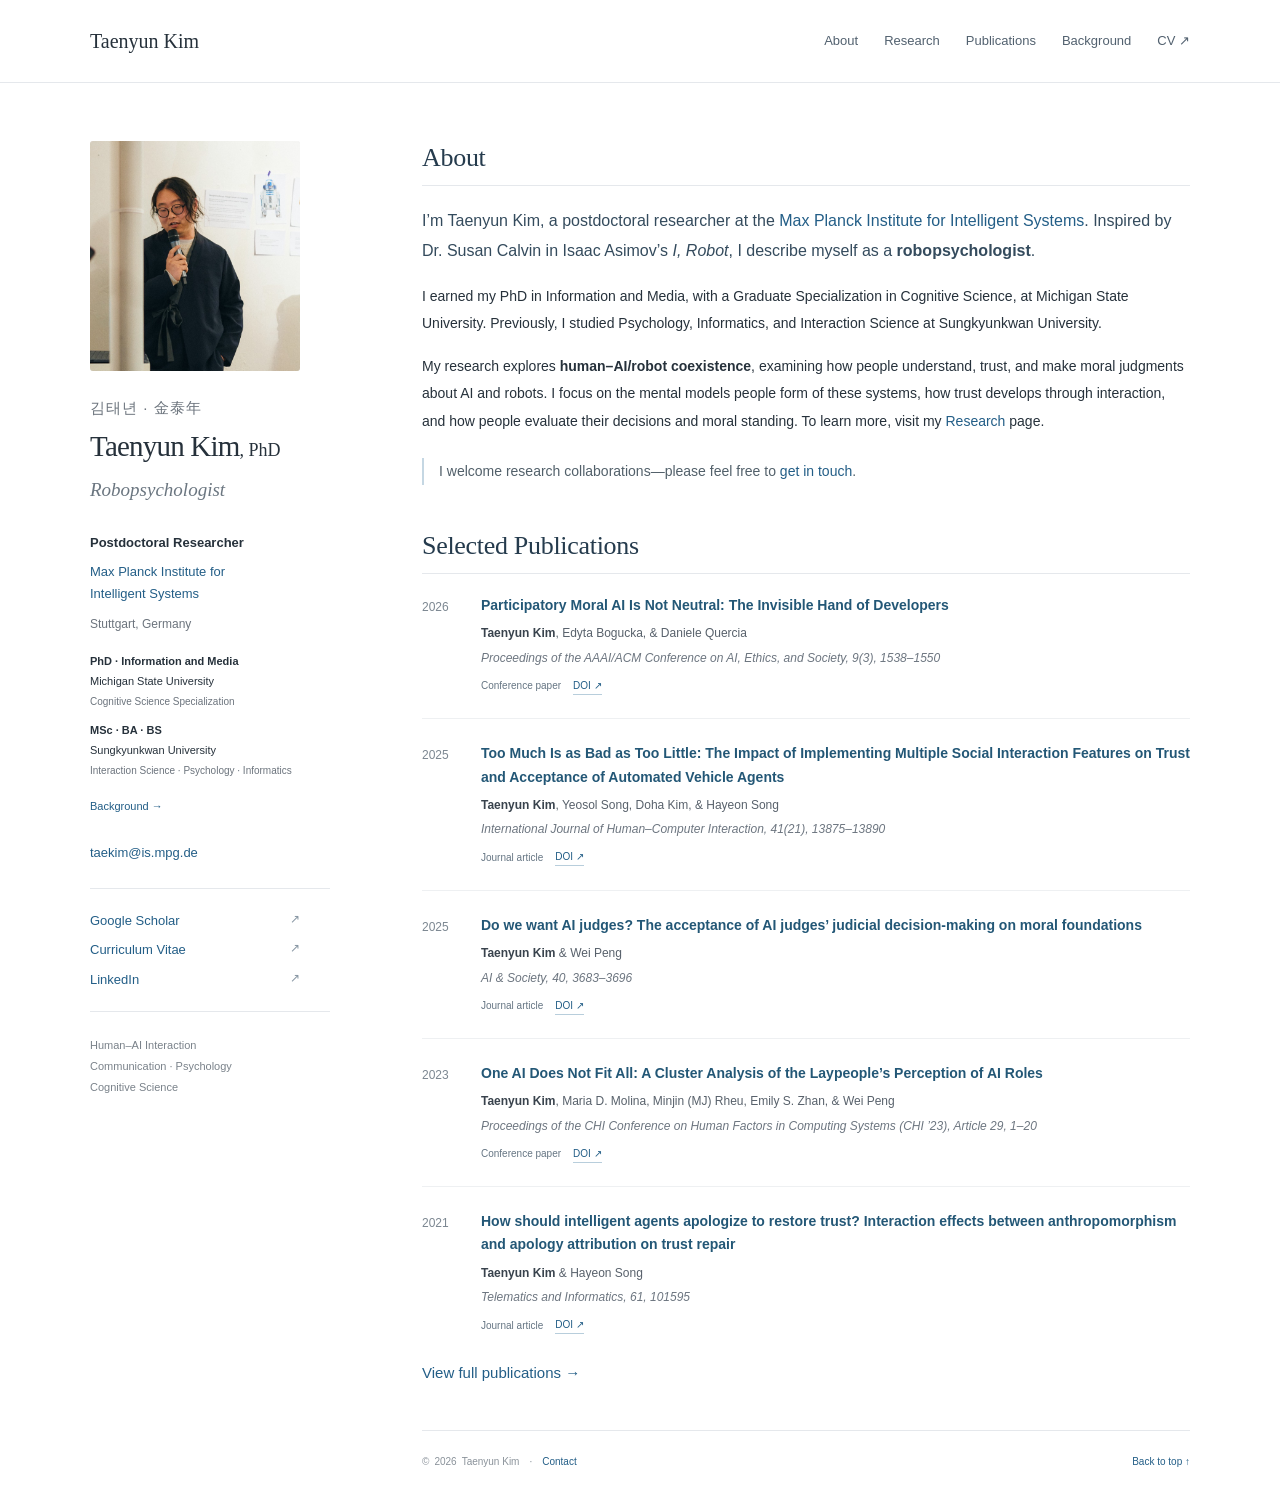
<file: index.html>
<!doctype html>
<html lang="en">
<head>
<meta charset="utf-8"><meta name="viewport" content="width=device-width,initial-scale=1">
<meta name="description" content="Taenyun Kim, PhD — Postdoctoral Researcher at the Max Planck Institute for Intelligent Systems. Research on human–AI interaction, trust, and morality.">
<meta name="theme-color" content="#ffffff"><title>Taenyun Kim | Academic Website</title>
<link rel="stylesheet" href="publications.css">
<style>.profile-photo{position:relative;width:210px;max-width:100%;aspect-ratio:21/23;overflow:hidden;border-radius:3px;margin:0 0 23px;background:#eee}.profile-photo img{position:absolute;width:200%;height:auto;max-width:none;left:-22%;top:-62%}@media(max-width:600px){.profile-photo{width:180px;margin-bottom:20px}}</style>
<style>
#about{margin-bottom:44px}#about>p:first-of-type{font-size:16px;line-height:1.9;color:#344b5d}
.research-story{display:grid;grid-template-columns:minmax(0,1fr);gap:24px}
.intro-quote{margin:0;padding:18px 22px;background:#f7f9fb;border-left:2px solid #c5d7e3}
.intro-quote blockquote{margin:0;font:italic 14px/1.85 Georgia,'Times New Roman',serif;color:#667681}
.intro-quote blockquote p{margin:0 0 10px}
.intro-quote figcaption{font-size:10px;line-height:1.7;color:#6c747d}
.research-introduction p,.research-focus p{font-size:14px;line-height:1.95}
.research-introduction>p:first-child:first-letter{font-family:Georgia,'Times New Roman',serif}
.research-focus{margin-top:8px;color:#52616f}
@media(min-width:1400px){.page-layout{max-width:1200px;grid-template-columns:260px minmax(0,1fr);gap:72px}.header-inner{max-width:1200px}.research-story{grid-template-columns:minmax(0,.85fr) minmax(0,1.25fr);gap:28px;align-items:start}.intro-quote{padding:16px 18px}}
@media(max-width:600px){.intro-quote{padding:16px}.intro-quote blockquote{font-size:13px}.research-story{gap:20px}#about>p:first-of-type{font-size:15px}}
</style>
<style>
.profile{position:static}
.profile-education{margin:26px 0 0;padding-top:20px;border-top:1px solid var(--line)}
.profile-education h2{font:600 12px/1.5 var(--sans);letter-spacing:.03em;border:0;padding:0;margin:0 0 16px;color:#52616f}
.profile-education .education-list>div{display:block;margin-bottom:18px}
.profile-education .dates{display:block;font-size:10px;margin-bottom:3px}
.profile-education .education-list h3{font-size:11px;line-height:1.6}
.profile-education .education-list p{font-size:11px;line-height:1.6;margin:3px 0}
.profile-education .education-list .detail{font-size:10px}
@media(max-width:600px){.profile-education .education-list{display:grid;grid-template-columns:repeat(auto-fit,minmax(180px,1fr));gap:0 20px}.profile-education{margin-top:22px}}
</style><style>.profile .profile-education{margin:18px 0 20px;padding-top:0;border-top:0}.profile .profile-education .education-list>div{margin-bottom:12px}</style><style>
@media(min-width:601px){.profile h1{font-size:29px;letter-spacing:-.8px;white-space:nowrap}.profile h1 span{font-size:18px;letter-spacing:0}}
@media(min-width:601px) and (max-width:800px){.profile h1{font-size:26px}.profile h1 span{font-size:16px}}
</style></head>
<body>
<a class="skip" href="#main">Skip to content</a>
<header class="site-header"><div class="header-inner"><a class="site-name" href="#">Taenyun Kim</a><nav aria-label="Main navigation"><a href="https://taenyunkim.com/index.html">About</a><a href="research.html">Research</a><a href="publications.html">Publications</a><a href="background.html">Background</a><a href="assets/CV_Taenyun_Kim.pdf" target="_blank" rel="noopener">CV ↗</a></nav></div></header>
<div class="page-layout">
<aside class="profile" aria-label="Researcher profile">
<div class="profile-photo"><img src="assets/taenyun-kim.jpg" alt="Taenyun Kim speaking at a research presentation" width="1280" height="1920" fetchpriority="high"></div>
<p class="name-korean" lang="ko">김태년 · 金泰年</p><h1>Taenyun Kim<span>, PhD</span></h1><p class="identity">Robopsychologist</p>
<div class="affiliation"><strong>Postdoctoral Researcher</strong><a href="https://is.mpg.de/" target="_blank" rel="noopener">Max Planck Institute for<br>Intelligent Systems</a><p>Stuttgart, Germany</p></div>
<div id="education" class="profile-education" aria-label="Academic background"><div class="education-list"><div><h3>PhD · Information and Media</h3><p>Michigan State University</p><p class="detail">Cognitive Science Specialization</p></div><div><h3>MSc · BA · BS</h3><p>Sungkyunkwan University</p><p class="detail">Interaction Science · Psychology · Informatics</p></div></div><a href="background.html" style="font-size:11px">Background →</a></div>
<a class="profile-email" href="mailto:taekim@is.mpg.de">taekim@is.mpg.de</a>
<ul class="profile-links"><li><a href="https://scholar.google.com/citations?user=Z7eBaGgAAAAJ" target="_blank" rel="noopener">Google Scholar <span>↗</span></a></li><li><a href="assets/CV_Taenyun_Kim.pdf" target="_blank" rel="noopener">Curriculum Vitae <span>↗</span></a></li><li><a href="https://www.linkedin.com/in/taenyunkim/" target="_blank" rel="noopener">LinkedIn <span>↗</span></a></li></ul>
<p class="profile-note">Human–AI Interaction<br>Communication · Psychology<br>Cognitive Science</p>
</aside>
<main id="main">
<section id="about"><h2>About</h2>
<p>I’m Taenyun Kim, a postdoctoral researcher at the <a href="https://is.mpg.de/">Max Planck Institute for Intelligent Systems</a>. Inspired by Dr. Susan Calvin in Isaac Asimov’s <cite>I, Robot</cite>, I describe myself as a <strong>robopsychologist</strong>.</p>

<p>I earned my PhD in Information and Media, with a Graduate Specialization in Cognitive Science, at Michigan State University. Previously, I studied Psychology, Informatics, and Interaction Science at Sungkyunkwan University.</p>
<p>My research explores <strong>human–AI/robot coexistence</strong>, examining how people understand, trust, and make moral judgments about AI and robots. I focus on the mental models people form of these systems, how trust develops through interaction, and how people evaluate their decisions and moral standing. To learn more, visit my <a href="research.html">Research</a> page.</p>
<p class="collaboration">I welcome research collaborations—please feel free to <a href="mailto:taekim@is.mpg.de">get in touch</a>.</p></section>


<section class="publication-overview" id="selected-publications"><h2>Selected Publications</h2><ol class="publication-list"><li data-year="2026" data-topics="[&quot;Morality &amp; ethics&quot;, &quot;Generative AI&quot;]"><div class="pub-year">2026</div><div><h3><a href="https://doi.org/10.1609/aies.v9i3.43246" target="_blank" rel="noopener">Participatory Moral AI Is Not Neutral: The Invisible Hand of Developers</a></h3><p><strong>Taenyun Kim</strong>, Edyta Bogucka, &amp; Daniele Quercia</p><p class="venue">Proceedings of the AAAI/ACM Conference on AI, Ethics, and Society, 9(3), 1538–1550</p><div class="pub-meta"><span class="pub-type">Conference paper</span><a class="paper-link" href="https://doi.org/10.1609/aies.v9i3.43246" target="_blank" rel="noopener">DOI ↗</a></div></div></li><li data-year="2025" data-topics="[&quot;Trust &amp; cooperation&quot;, &quot;Minds &amp; mental models&quot;]"><div class="pub-year">2025</div><div><h3><a href="https://doi.org/10.1080/10447318.2025.2477744" target="_blank" rel="noopener">Too Much Is as Bad as Too Little: The Impact of Implementing Multiple Social Interaction Features on Trust and Acceptance of Automated Vehicle Agents</a></h3><p><strong>Taenyun Kim</strong>, Yeosol Song, Doha Kim, &amp; Hayeon Song</p><p class="venue">International Journal of Human–Computer Interaction, 41(21), 13875–13890</p><div class="pub-meta"><span class="pub-type">Journal article</span><a class="paper-link" href="https://doi.org/10.1080/10447318.2025.2477744" target="_blank" rel="noopener">DOI ↗</a></div></div></li><li data-year="2025" data-topics="[&quot;Morality &amp; ethics&quot;]"><div class="pub-year">2025</div><div><h3><a href="https://doi.org/10.1007/s00146-024-02121-9" target="_blank" rel="noopener">Do we want AI judges? The acceptance of AI judges’ judicial decision-making on moral foundations</a></h3><p><strong>Taenyun Kim</strong> &amp; Wei Peng</p><p class="venue">AI &amp; Society, 40, 3683–3696</p><div class="pub-meta"><span class="pub-type">Journal article</span><a class="paper-link" href="https://doi.org/10.1007/s00146-024-02121-9" target="_blank" rel="noopener">DOI ↗</a></div></div></li><li data-year="2023" data-topics="[&quot;Minds &amp; mental models&quot;]"><div class="pub-year">2023</div><div><h3><a href="https://doi.org/10.1145/3544548.3581340" target="_blank" rel="noopener">One AI Does Not Fit All: A Cluster Analysis of the Laypeople’s Perception of AI Roles</a></h3><p><strong>Taenyun Kim</strong>, Maria D. Molina, Minjin (MJ) Rheu, Emily S. Zhan, &amp; Wei Peng</p><p class="venue">Proceedings of the CHI Conference on Human Factors in Computing Systems (CHI ’23), Article 29, 1–20</p><div class="pub-meta"><span class="pub-type">Conference paper</span><a class="paper-link" href="https://doi.org/10.1145/3544548.3581340" target="_blank" rel="noopener">DOI ↗</a></div></div></li><li data-year="2021" data-topics="[&quot;Trust &amp; cooperation&quot;, &quot;Minds &amp; mental models&quot;]"><div class="pub-year">2021</div><div><h3><a href="https://doi.org/10.1016/j.tele.2021.101595" target="_blank" rel="noopener">How should intelligent agents apologize to restore trust? Interaction effects between anthropomorphism and apology attribution on trust repair</a></h3><p><strong>Taenyun Kim</strong> &amp; Hayeon Song</p><p class="venue">Telematics and Informatics, 61, 101595</p><div class="pub-meta"><span class="pub-type">Journal article</span><a class="paper-link" href="https://doi.org/10.1016/j.tele.2021.101595" target="_blank" rel="noopener">DOI ↗</a></div></div></li></ol><p style="margin-top:24px"><a href="publications.html">View full publications →</a></p></section>

<footer>© <span id="year">2026</span> Taenyun Kim <span class="footer-dot">·</span> <a href="mailto:taekim@is.mpg.de">Contact</a><a class="back-top" href="#">Back to top ↑</a></footer>
</main></div><script>document.getElementById('year').textContent=new Date().getFullYear();</script>


<script>if(location.hash === "#publications") location.replace("publications.html"); if(location.hash === "#research") location.replace("research.html");</script>
</body></html>
</file>
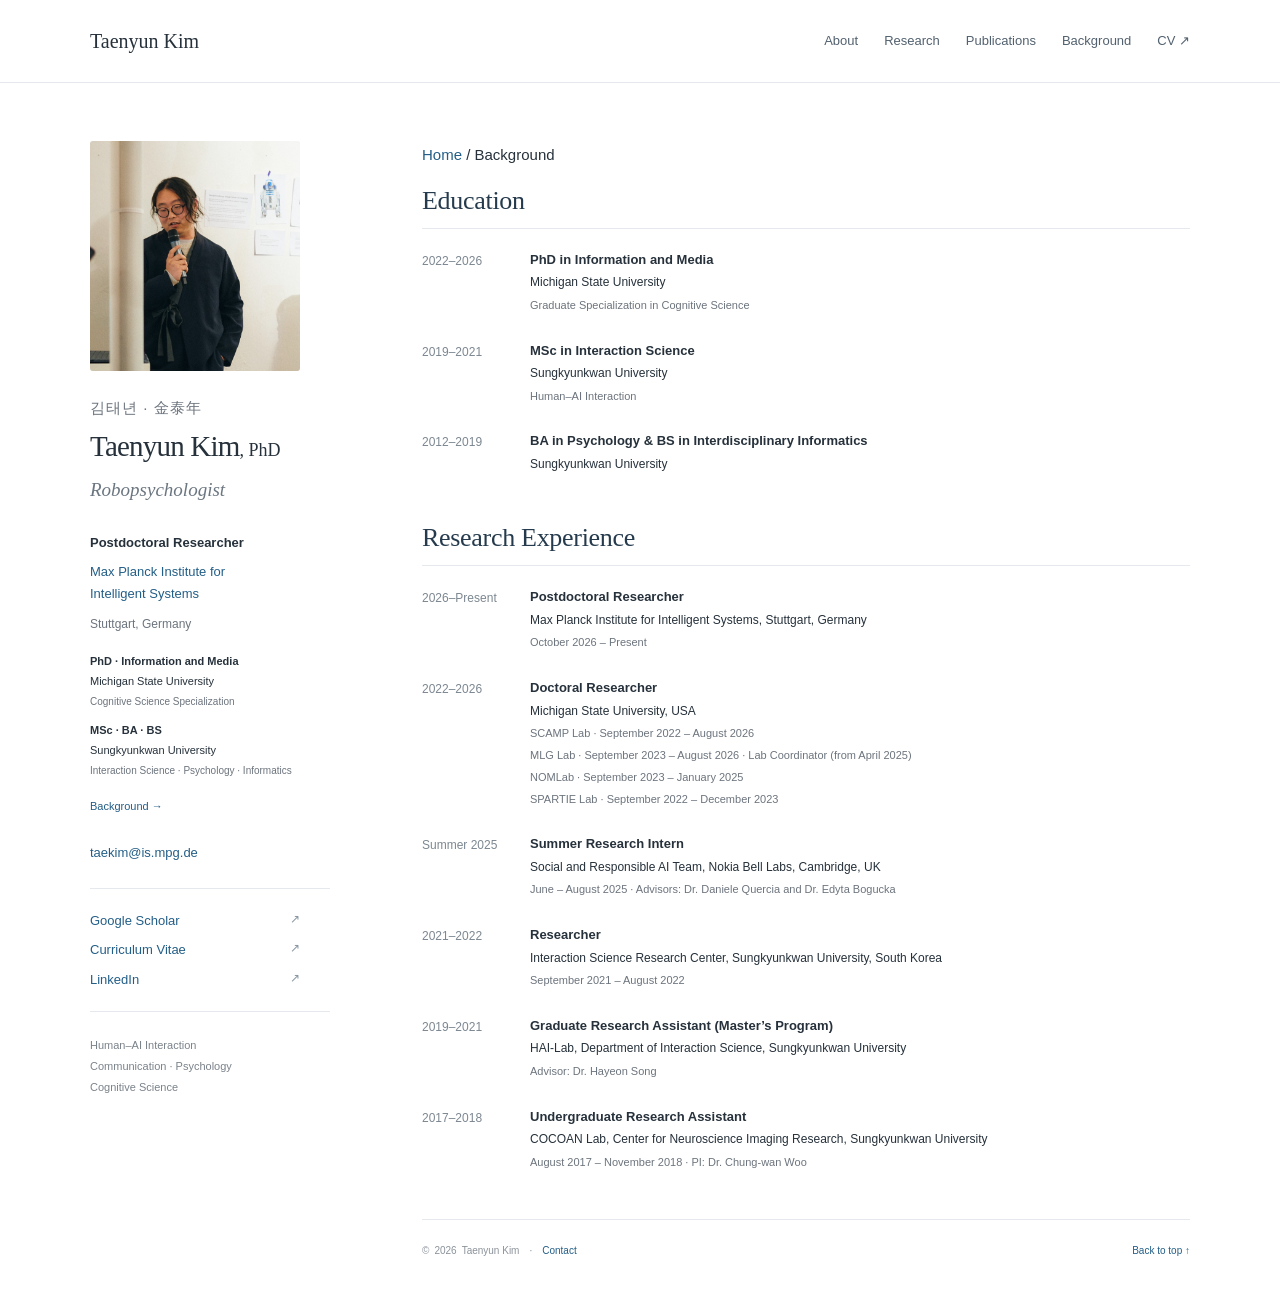
<file: background.html>
<!doctype html>
<html lang="en">
<head>
<meta charset="utf-8"><meta name="viewport" content="width=device-width,initial-scale=1">
<meta name="description" content="Taenyun Kim, PhD — Postdoctoral Researcher at the Max Planck Institute for Intelligent Systems. Research on human–AI interaction, trust, and morality.">
<meta name="theme-color" content="#ffffff"><title>Background | Taenyun Kim</title>
<link rel="stylesheet" href="publications.css">
<style>.profile-photo{position:relative;width:210px;max-width:100%;aspect-ratio:21/23;overflow:hidden;border-radius:3px;margin:0 0 23px;background:#eee}.profile-photo img{position:absolute;width:200%;height:auto;max-width:none;left:-22%;top:-62%}@media(max-width:600px){.profile-photo{width:180px;margin-bottom:20px}}</style>
<style>
#about{margin-bottom:44px}#about>p:first-of-type{font-size:16px;line-height:1.9;color:#344b5d}
.research-story{display:grid;grid-template-columns:minmax(0,1fr);gap:24px}
.intro-quote{margin:0;padding:18px 22px;background:#f7f9fb;border-left:2px solid #c5d7e3}
.intro-quote blockquote{margin:0;font:italic 14px/1.85 Georgia,'Times New Roman',serif;color:#667681}
.intro-quote blockquote p{margin:0 0 10px}
.intro-quote figcaption{font-size:10px;line-height:1.7;color:#6c747d}
.research-introduction p,.research-focus p{font-size:14px;line-height:1.95}
.research-introduction>p:first-child:first-letter{font-family:Georgia,'Times New Roman',serif}
.research-focus{margin-top:8px;color:#52616f}
@media(min-width:1400px){.page-layout{max-width:1200px;grid-template-columns:260px minmax(0,1fr);gap:72px}.header-inner{max-width:1200px}.research-story{grid-template-columns:minmax(0,.85fr) minmax(0,1.25fr);gap:28px;align-items:start}.intro-quote{padding:16px 18px}}
@media(max-width:600px){.intro-quote{padding:16px}.intro-quote blockquote{font-size:13px}.research-story{gap:20px}#about>p:first-of-type{font-size:15px}}
</style>
<style>
.profile{position:static}
.profile-education{margin:26px 0 0;padding-top:20px;border-top:1px solid var(--line)}
.profile-education h2{font:600 12px/1.5 var(--sans);letter-spacing:.03em;border:0;padding:0;margin:0 0 16px;color:#52616f}
.profile-education .education-list>div{display:block;margin-bottom:18px}
.profile-education .dates{display:block;font-size:10px;margin-bottom:3px}
.profile-education .education-list h3{font-size:11px;line-height:1.6}
.profile-education .education-list p{font-size:11px;line-height:1.6;margin:3px 0}
.profile-education .education-list .detail{font-size:10px}
@media(max-width:600px){.profile-education .education-list{display:grid;grid-template-columns:repeat(auto-fit,minmax(180px,1fr));gap:0 20px}.profile-education{margin-top:22px}}
</style><style>.profile .profile-education{margin:18px 0 20px;padding-top:0;border-top:0}.profile .profile-education .education-list>div{margin-bottom:12px}</style><style>@media(min-width:601px){.profile h1{font-size:29px;letter-spacing:-.8px;white-space:nowrap}.profile h1 span{font-size:18px;letter-spacing:0}}@media(min-width:601px) and (max-width:800px){.profile h1{font-size:26px}.profile h1 span{font-size:16px}}</style></head>
<body>
<a class="skip" href="#main">Skip to content</a>
<header class="site-header"><div class="header-inner"><a class="site-name" href="index.html">Taenyun Kim</a><nav aria-label="Main navigation"><a href="https://taenyunkim.com/index.html">About</a><a href="research.html">Research</a><a href="publications.html">Publications</a><a href="background.html" aria-current="page">Background</a><a href="assets/CV_Taenyun_Kim.pdf" target="_blank" rel="noopener">CV ↗</a></nav></div></header>
<div class="page-layout">
<aside class="profile" aria-label="Researcher profile">
<div class="profile-photo"><img src="assets/taenyun-kim.jpg" alt="Taenyun Kim speaking at a research presentation" width="1280" height="1920" fetchpriority="high"></div>
<p class="name-korean" lang="ko">김태년 · 金泰年</p><h1>Taenyun Kim<span>, PhD</span></h1><p class="identity">Robopsychologist</p>
<div class="affiliation"><strong>Postdoctoral Researcher</strong><a href="https://is.mpg.de/" target="_blank" rel="noopener">Max Planck Institute for<br>Intelligent Systems</a><p>Stuttgart, Germany</p></div>
<div id="education" class="profile-education" aria-label="Academic background"><div class="education-list"><div><h3>PhD · Information and Media</h3><p>Michigan State University</p><p class="detail">Cognitive Science Specialization</p></div><div><h3>MSc · BA · BS</h3><p>Sungkyunkwan University</p><p class="detail">Interaction Science · Psychology · Informatics</p></div></div><a href="background.html" style="font-size:11px">Background →</a></div>
<a class="profile-email" href="mailto:taekim@is.mpg.de">taekim@is.mpg.de</a>
<ul class="profile-links"><li><a href="https://scholar.google.com/citations?user=Z7eBaGgAAAAJ" target="_blank" rel="noopener">Google Scholar <span>↗</span></a></li><li><a href="assets/CV_Taenyun_Kim.pdf" target="_blank" rel="noopener">Curriculum Vitae <span>↗</span></a></li><li><a href="https://www.linkedin.com/in/taenyunkim/" target="_blank" rel="noopener">LinkedIn <span>↗</span></a></li></ul>
<p class="profile-note">Human–AI Interaction<br>Communication · Psychology<br>Cognitive Science</p>
</aside>
<main id="main"><p class="page-breadcrumb"><a href="index.html">Home</a> / Background</p><section id="academic-education"><h2>Education</h2><div class="education-list"><div><span class="dates">2022–2026</span><div><h3>PhD in Information and Media</h3><p>Michigan State University</p><p class="detail">Graduate Specialization in Cognitive Science</p></div></div><div><span class="dates">2019–2021</span><div><h3>MSc in Interaction Science</h3><p>Sungkyunkwan University</p><p class="detail">Human–AI Interaction</p></div></div><div><span class="dates">2012–2019</span><div><h3>BA in Psychology &amp; BS in Interdisciplinary Informatics</h3><p>Sungkyunkwan University</p></div></div></div></section><section id="career"><h2>Research Experience</h2><div class="education-list">
<div><span class="dates">2026–Present</span><div><h3>Postdoctoral Researcher</h3><p>Max Planck Institute for Intelligent Systems, Stuttgart, Germany</p><p class="detail">October 2026 – Present</p></div></div>
<div><span class="dates">2022–2026</span><div><h3>Doctoral Researcher</h3><p>Michigan State University, USA</p><p class="detail">SCAMP Lab · September 2022 – August 2026</p><p class="detail">MLG Lab · September 2023 – August 2026 · Lab Coordinator (from April 2025)</p><p class="detail">NOMLab · September 2023 – January 2025</p><p class="detail">SPARTIE Lab · September 2022 – December 2023</p></div></div>
<div><span class="dates">Summer 2025</span><div><h3>Summer Research Intern</h3><p>Social and Responsible AI Team, Nokia Bell Labs, Cambridge, UK</p><p class="detail">June – August 2025 · Advisors: Dr. Daniele Quercia and Dr. Edyta Bogucka</p></div></div>
<div><span class="dates">2021–2022</span><div><h3>Researcher</h3><p>Interaction Science Research Center, Sungkyunkwan University, South Korea</p><p class="detail">September 2021 – August 2022</p></div></div>
<div><span class="dates">2019–2021</span><div><h3>Graduate Research Assistant (Master’s Program)</h3><p>HAI-Lab, Department of Interaction Science, Sungkyunkwan University</p><p class="detail">Advisor: Dr. Hayeon Song</p></div></div>
<div><span class="dates">2017–2018</span><div><h3>Undergraduate Research Assistant</h3><p>COCOAN Lab, Center for Neuroscience Imaging Research, Sungkyunkwan University</p><p class="detail">August 2017 – November 2018 · PI: Dr. Chung-wan Woo</p></div></div>
</div></section>
<footer>© <span id="year">2026</span> Taenyun Kim <span class="footer-dot">·</span> <a href="mailto:taekim@is.mpg.de">Contact</a><a class="back-top" href="#">Back to top ↑</a></footer>
</main></div><script>document.getElementById('year').textContent=new Date().getFullYear();</script>



</body></html>
</file>
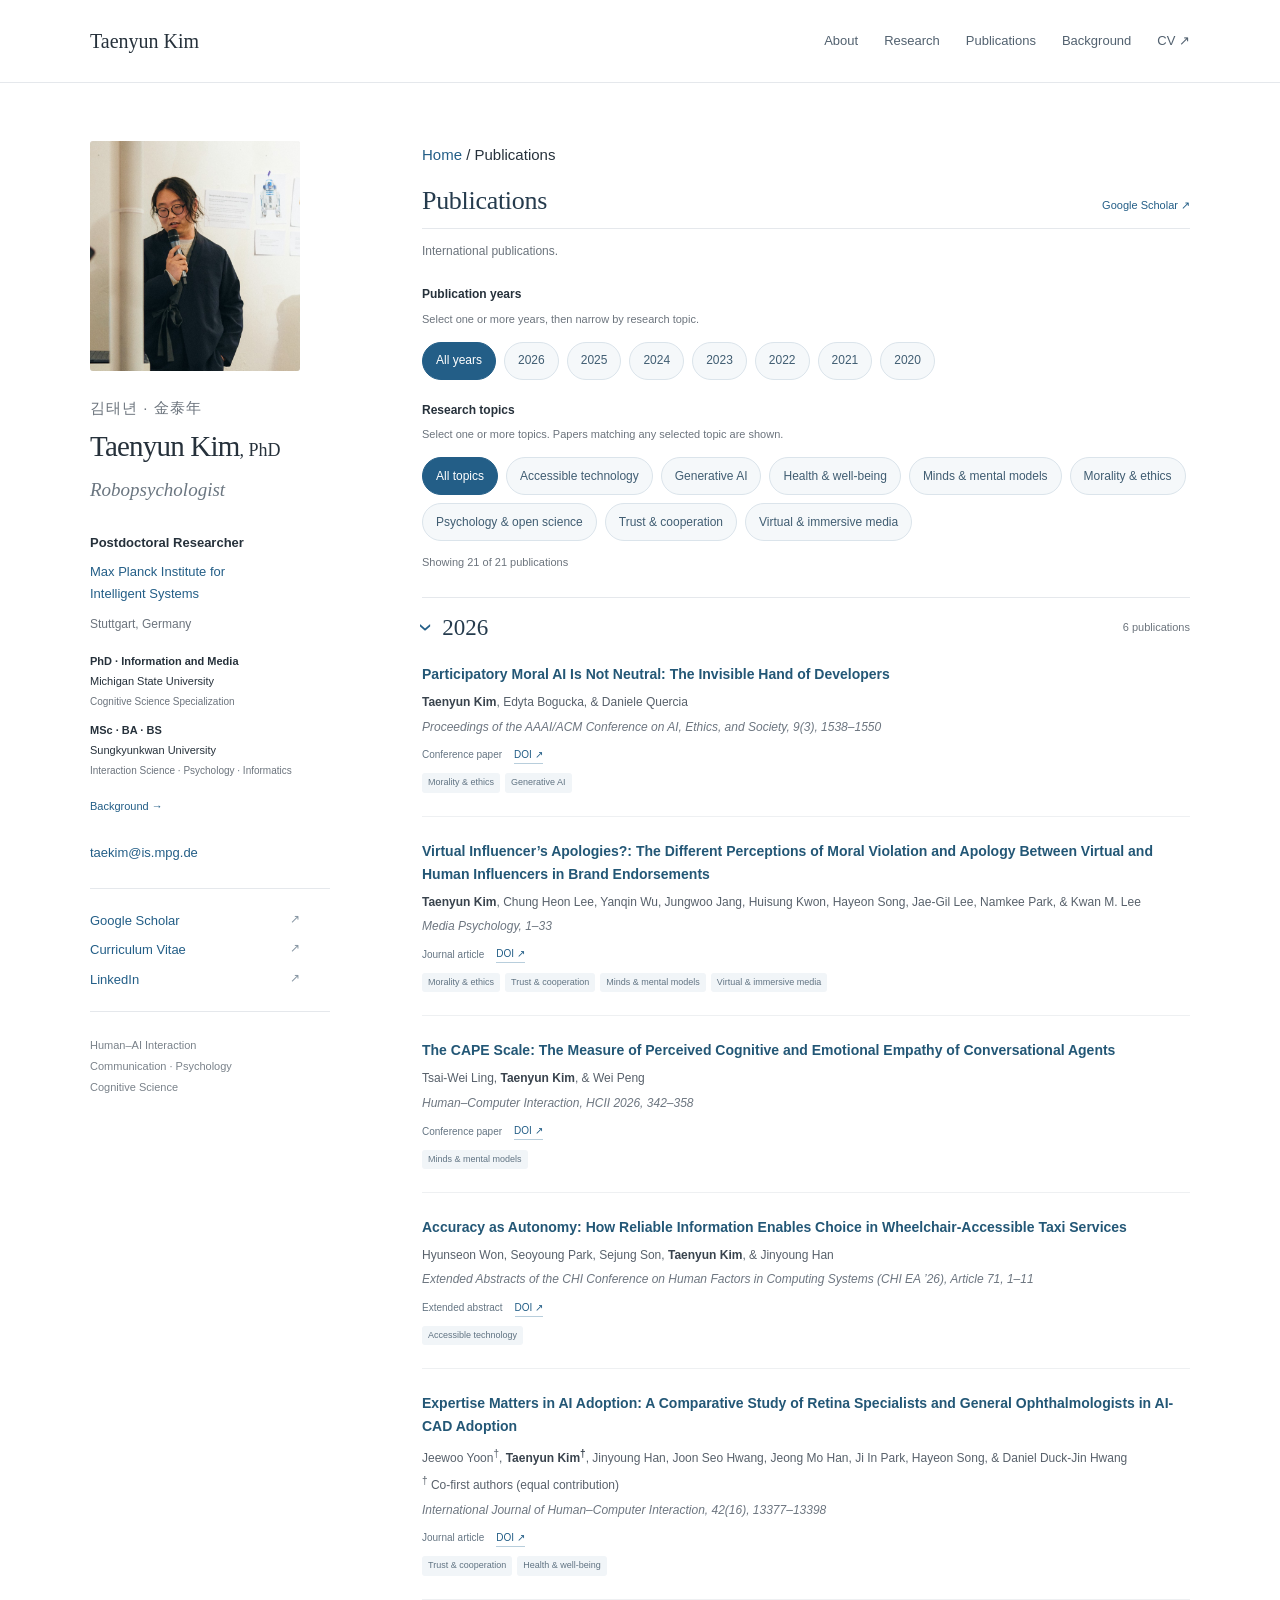
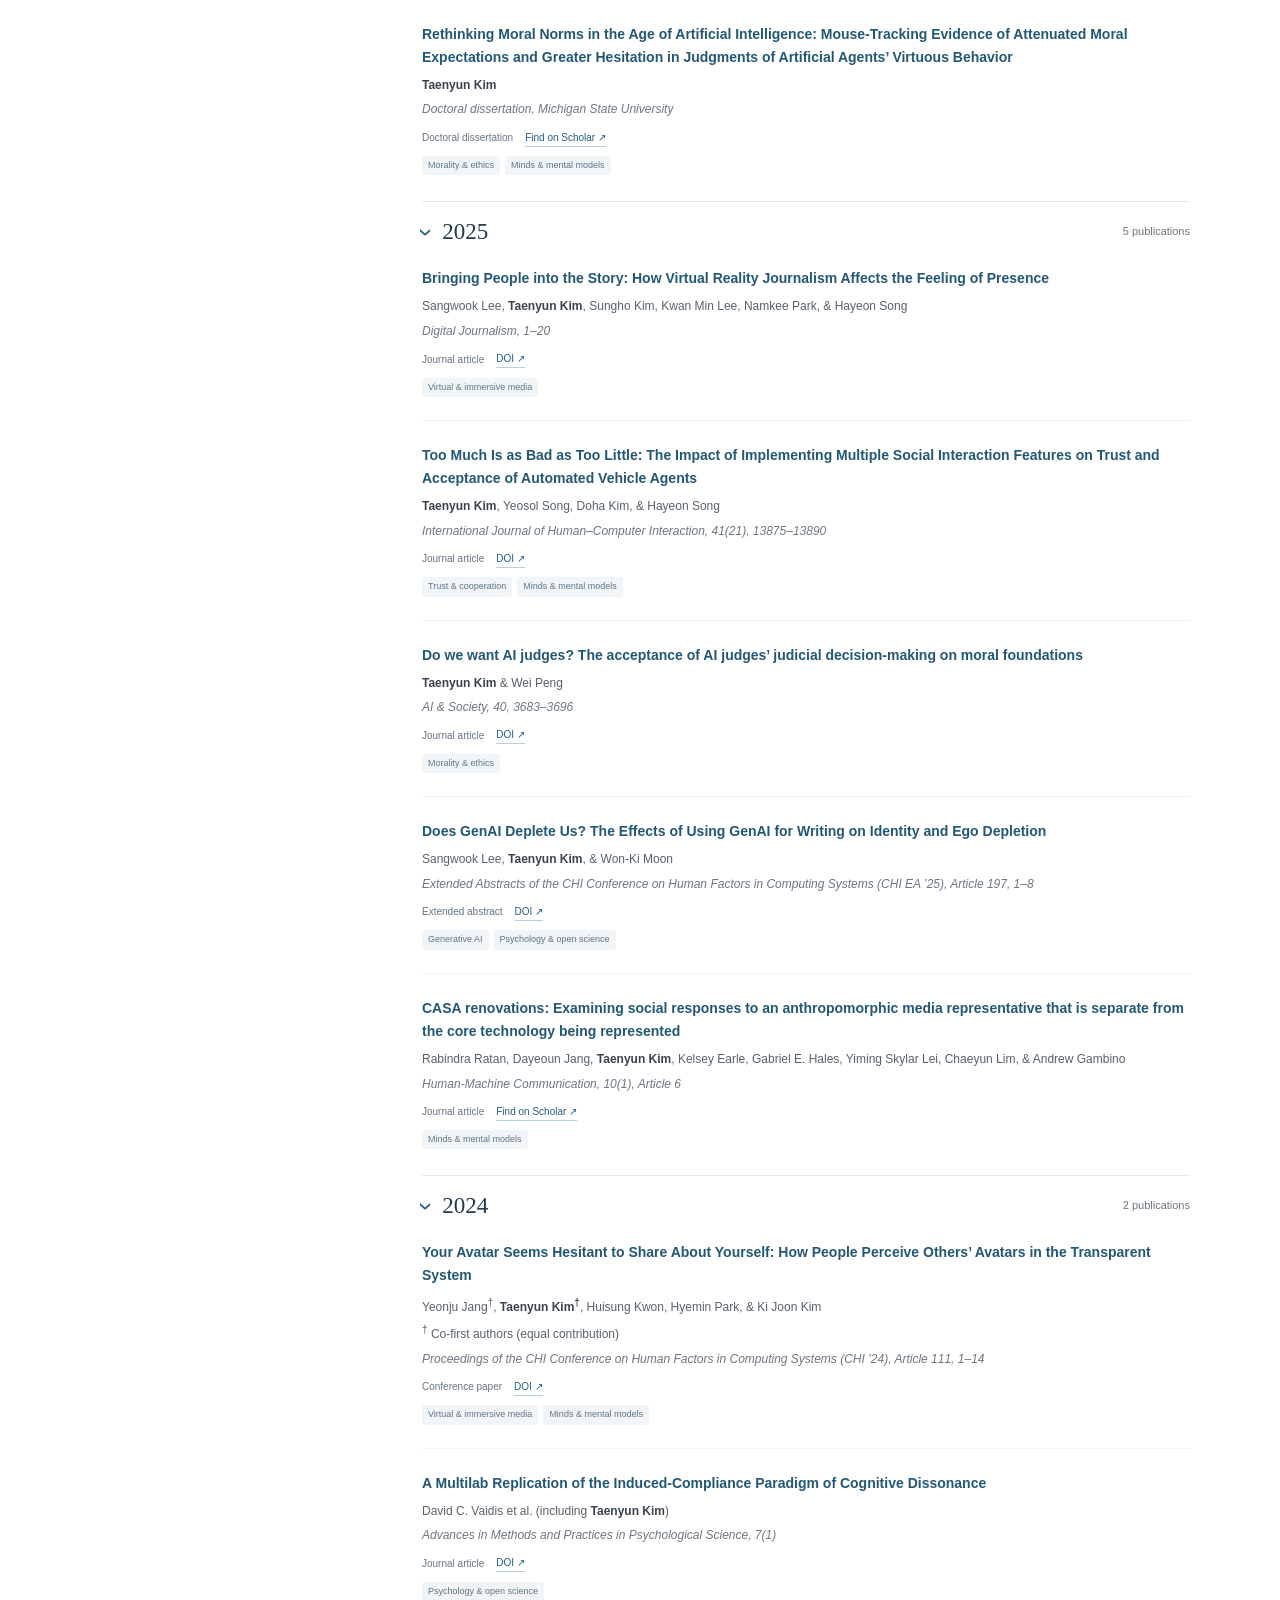
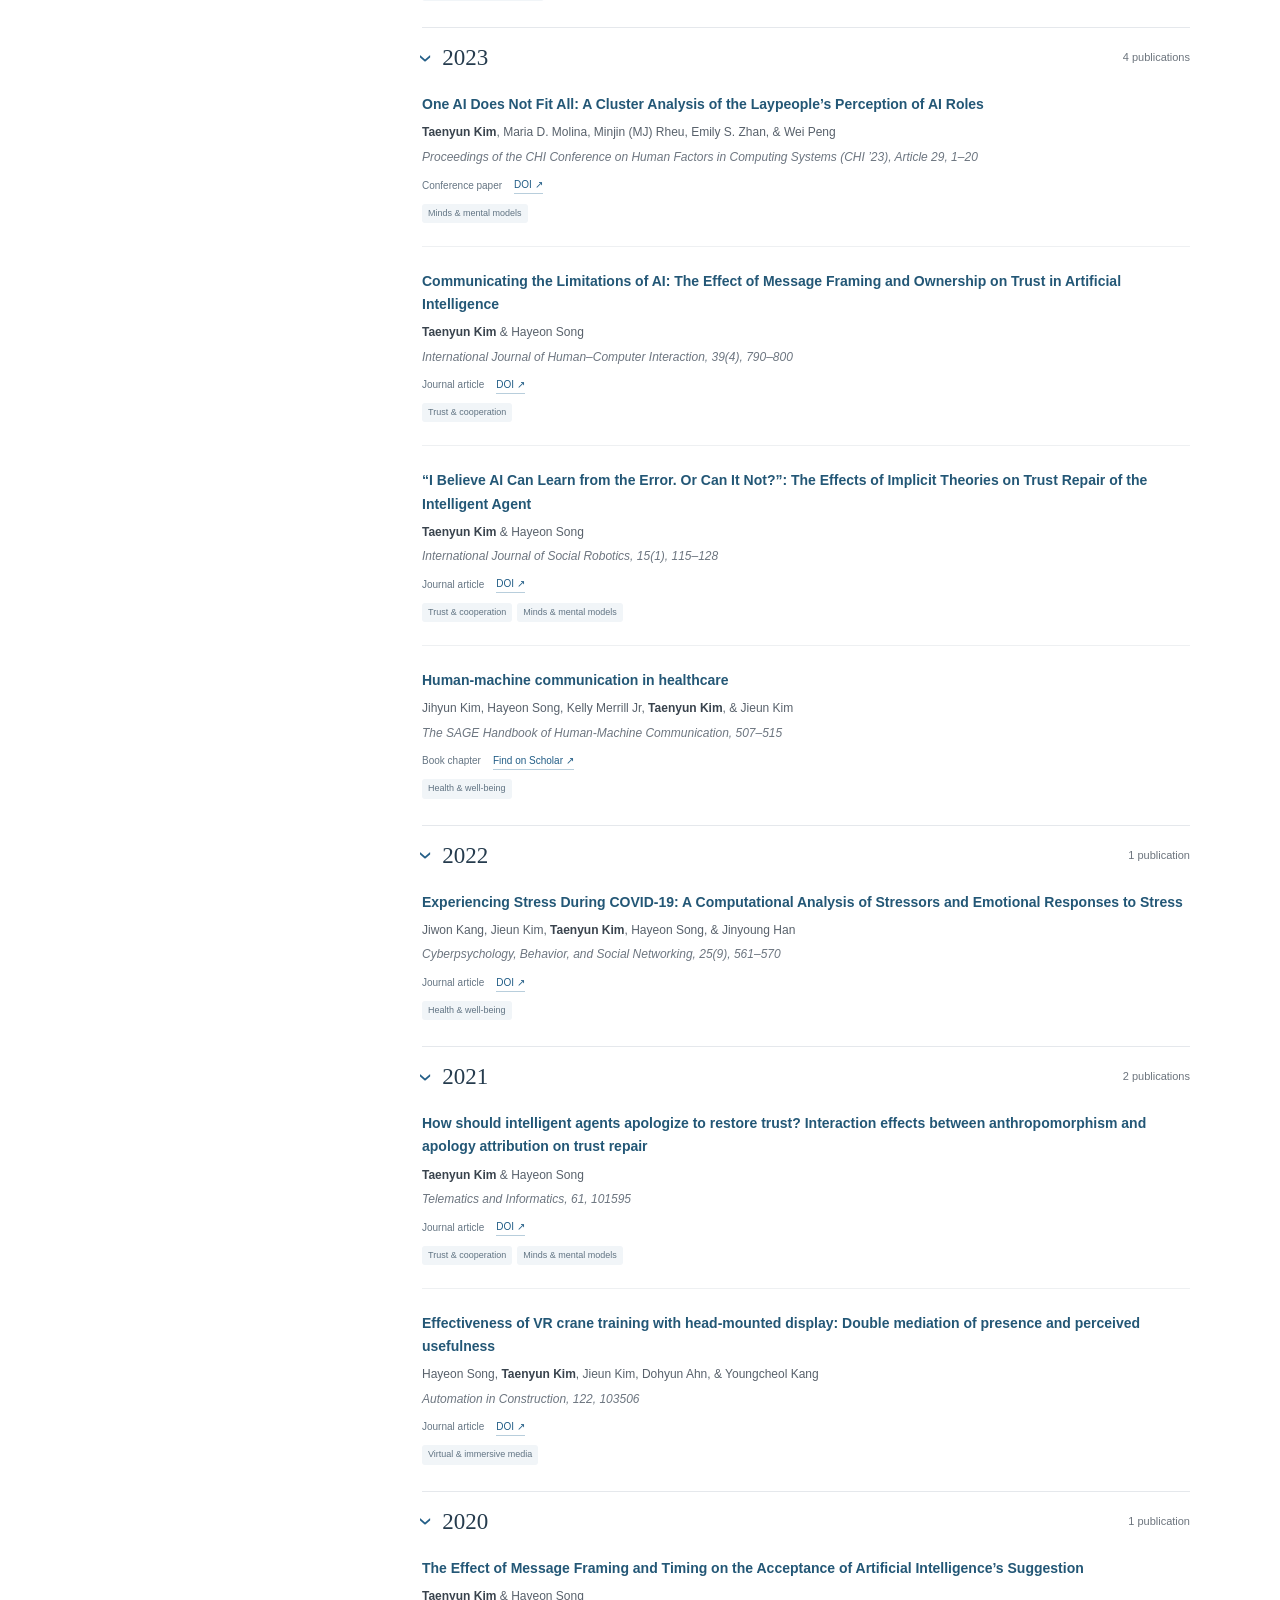
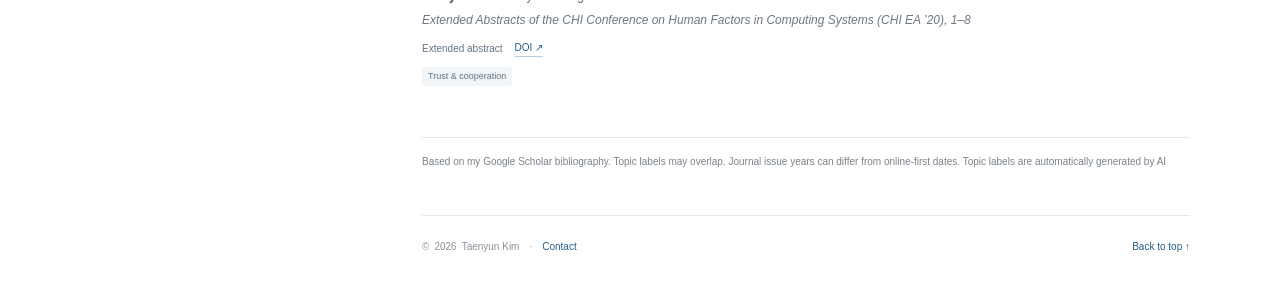
<file: publications.html>
<!doctype html>
<html lang="en">
<head>
<meta charset="utf-8"><meta name="viewport" content="width=device-width,initial-scale=1">
<meta name="description" content="Taenyun Kim, PhD — Postdoctoral Researcher at the Max Planck Institute for Intelligent Systems. Research on human–AI interaction, trust, and morality.">
<meta name="theme-color" content="#ffffff"><title>Publications | Taenyun Kim</title>
<link rel="stylesheet" href="publications.css">
<style>.profile-photo{position:relative;width:210px;max-width:100%;aspect-ratio:21/23;overflow:hidden;border-radius:3px;margin:0 0 23px;background:#eee}.profile-photo img{position:absolute;width:200%;height:auto;max-width:none;left:-22%;top:-62%}@media(max-width:600px){.profile-photo{width:180px;margin-bottom:20px}}</style>
<style>
.profile{position:static}
.profile-education{margin:26px 0 0;padding-top:20px;border-top:1px solid var(--line)}
.profile-education h2{font:600 12px/1.5 var(--sans);letter-spacing:.03em;border:0;padding:0;margin:0 0 16px;color:#52616f}
.profile-education .education-list>div{display:block;margin-bottom:18px}
.profile-education .dates{display:block;font-size:10px;margin-bottom:3px}
.profile-education .education-list h3{font-size:11px;line-height:1.6}
.profile-education .education-list p{font-size:11px;line-height:1.6;margin:3px 0}
.profile-education .education-list .detail{font-size:10px}
@media(max-width:600px){.profile-education .education-list{display:grid;grid-template-columns:repeat(auto-fit,minmax(180px,1fr));gap:0 20px}.profile-education{margin-top:22px}}
</style><style>.profile .profile-education{margin:18px 0 20px;padding-top:0;border-top:0}.profile .profile-education .education-list>div{margin-bottom:12px}</style><style>@media(min-width:601px){.profile h1{font-size:29px;letter-spacing:-.8px;white-space:nowrap}.profile h1 span{font-size:18px;letter-spacing:0}}@media(min-width:601px) and (max-width:800px){.profile h1{font-size:26px}.profile h1 span{font-size:16px}}</style><style>@media(min-width:1400px){.page-layout{max-width:1200px;grid-template-columns:260px minmax(0,1fr);gap:72px}.header-inner{max-width:1200px}}</style>
</head>
<body>
<a class="skip" href="#main">Skip to content</a>
<header class="site-header"><div class="header-inner"><a class="site-name" href="index.html">Taenyun Kim</a><nav aria-label="Main navigation"><a href="https://taenyunkim.com/index.html">About</a><a href="research.html">Research</a><a href="publications.html" aria-current="page">Publications</a><a href="background.html">Background</a><a href="assets/CV_Taenyun_Kim.pdf" target="_blank" rel="noopener">CV ↗</a></nav></div></header>
<div class="page-layout">
<aside class="profile" aria-label="Researcher profile">
<div class="profile-photo"><img src="assets/taenyun-kim.jpg" alt="Taenyun Kim speaking at a research presentation" width="1280" height="1920" fetchpriority="high"></div>
<p class="name-korean" lang="ko">김태년 · 金泰年</p><h1>Taenyun Kim<span>, PhD</span></h1><p class="identity">Robopsychologist</p>
<div class="affiliation"><strong>Postdoctoral Researcher</strong><a href="https://is.mpg.de/" target="_blank" rel="noopener">Max Planck Institute for<br>Intelligent Systems</a><p>Stuttgart, Germany</p></div>
<div id="education" class="profile-education" aria-label="Academic background"><div class="education-list"><div><h3>PhD · Information and Media</h3><p>Michigan State University</p><p class="detail">Cognitive Science Specialization</p></div><div><h3>MSc · BA · BS</h3><p>Sungkyunkwan University</p><p class="detail">Interaction Science · Psychology · Informatics</p></div></div><a href="background.html" style="font-size:11px">Background →</a></div>
<a class="profile-email" href="mailto:taekim@is.mpg.de">taekim@is.mpg.de</a>
<ul class="profile-links"><li><a href="https://scholar.google.com/citations?user=Z7eBaGgAAAAJ" target="_blank" rel="noopener">Google Scholar <span>↗</span></a></li><li><a href="assets/CV_Taenyun_Kim.pdf" target="_blank" rel="noopener">Curriculum Vitae <span>↗</span></a></li><li><a href="https://www.linkedin.com/in/taenyunkim/" target="_blank" rel="noopener">LinkedIn <span>↗</span></a></li></ul>
<p class="profile-note">Human–AI Interaction<br>Communication · Psychology<br>Cognitive Science</p>
</aside>
<main id="main"><p class="page-breadcrumb"><a href="index.html">Home</a> / Publications</p><section id="publications"><div class="section-heading"><h2>Publications</h2><a href="https://scholar.google.com/citations?hl=en&amp;user=Z7eBaGgAAAAJ&amp;view_op=list_works&amp;sortby=pubdate" target="_blank" rel="noopener">Google Scholar ↗</a></div><p class="section-note">International publications.</p><div class="publication-filters" hidden><div><label for="publication-year">Year</label><select id="publication-year"><option value="">All years</option><option value="2026">2026</option><option value="2025">2025</option><option value="2024">2024</option><option value="2023">2023</option><option value="2022">2022</option><option value="2021">2021</option><option value="2020">2020</option></select></div><div><label for="publication-topic">Topic</label><select id="publication-topic"><option value="">All topics</option><option value="Accessible technology">Accessible technology</option><option value="Generative AI">Generative AI</option><option value="Health &amp; well-being">Health &amp; well-being</option><option value="Minds &amp; mental models">Minds &amp; mental models</option><option value="Morality &amp; ethics">Morality &amp; ethics</option><option value="Psychology &amp; open science">Psychology &amp; open science</option><option value="Trust &amp; cooperation">Trust &amp; cooperation</option><option value="Virtual &amp; immersive media">Virtual &amp; immersive media</option></select></div><button id="publication-reset" type="button">Reset filters</button></div><p id="publication-count" class="publication-count" role="status" aria-live="polite">Showing 21 of 21 publications</p><ol class="publication-list"><li data-year="2026" data-topics="[&quot;Morality &amp; ethics&quot;, &quot;Generative AI&quot;]"><div class="pub-year">2026</div><div><h3><a href="https://doi.org/10.1609/aies.v9i3.43246" target="_blank" rel="noopener">Participatory Moral AI Is Not Neutral: The Invisible Hand of Developers</a></h3><p><strong>Taenyun Kim</strong>, Edyta Bogucka, &amp; Daniele Quercia</p><p class="venue">Proceedings of the AAAI/ACM Conference on AI, Ethics, and Society, 9(3), 1538–1550</p><div class="pub-meta"><span class="pub-type">Conference paper</span><a class="paper-link" href="https://doi.org/10.1609/aies.v9i3.43246" target="_blank" rel="noopener">DOI ↗</a></div><div class="pub-topics" aria-label="Research topics"><span>Morality &amp; ethics</span><span>Generative AI</span></div></div></li><li data-year="2026" data-topics="[&quot;Morality &amp; ethics&quot;, &quot;Trust &amp; cooperation&quot;, &quot;Minds &amp; mental models&quot;, &quot;Virtual &amp; immersive media&quot;]"><div class="pub-year">2026</div><div><h3><a href="https://doi.org/10.1080/15213269.2026.2679123" target="_blank" rel="noopener">Virtual Influencer’s Apologies?: The Different Perceptions of Moral Violation and Apology Between Virtual and Human Influencers in Brand Endorsements</a></h3><p><strong>Taenyun Kim</strong>, Chung Heon Lee, Yanqin Wu, Jungwoo Jang, Huisung Kwon, Hayeon Song, Jae-Gil Lee, Namkee Park, &amp; Kwan M. Lee</p><p class="venue">Media Psychology, 1–33</p><div class="pub-meta"><span class="pub-type">Journal article</span><a class="paper-link" href="https://doi.org/10.1080/15213269.2026.2679123" target="_blank" rel="noopener">DOI ↗</a></div><div class="pub-topics" aria-label="Research topics"><span>Morality &amp; ethics</span><span>Trust &amp; cooperation</span><span>Minds &amp; mental models</span><span>Virtual &amp; immersive media</span></div></div></li><li data-year="2026" data-topics="[&quot;Minds &amp; mental models&quot;]"><div class="pub-year">2026</div><div><h3><a href="https://doi.org/10.1007/978-3-032-29583-5_21" target="_blank" rel="noopener">The CAPE Scale: The Measure of Perceived Cognitive and Emotional Empathy of Conversational Agents</a></h3><p>Tsai-Wei Ling, <strong>Taenyun Kim</strong>, &amp; Wei Peng</p><p class="venue">Human–Computer Interaction, HCII 2026, 342–358</p><div class="pub-meta"><span class="pub-type">Conference paper</span><a class="paper-link" href="https://doi.org/10.1007/978-3-032-29583-5_21" target="_blank" rel="noopener">DOI ↗</a></div><div class="pub-topics" aria-label="Research topics"><span>Minds &amp; mental models</span></div></div></li><li data-year="2026" data-topics="[&quot;Accessible technology&quot;]"><div class="pub-year">2026</div><div><h3><a href="https://doi.org/10.1145/3772363.3798989" target="_blank" rel="noopener">Accuracy as Autonomy: How Reliable Information Enables Choice in Wheelchair-Accessible Taxi Services</a></h3><p>Hyunseon Won, Seoyoung Park, Sejung Son, <strong>Taenyun Kim</strong>, &amp; Jinyoung Han</p><p class="venue">Extended Abstracts of the CHI Conference on Human Factors in Computing Systems (CHI EA ’26), Article 71, 1–11</p><div class="pub-meta"><span class="pub-type">Extended abstract</span><a class="paper-link" href="https://doi.org/10.1145/3772363.3798989" target="_blank" rel="noopener">DOI ↗</a></div><div class="pub-topics" aria-label="Research topics"><span>Accessible technology</span></div></div></li><li data-year="2026" data-topics="[&quot;Trust &amp; cooperation&quot;, &quot;Health &amp; well-being&quot;]"><div class="pub-year">2026</div><div><h3><a href="https://doi.org/10.1080/10447318.2025.2603628" target="_blank" rel="noopener">Expertise Matters in AI Adoption: A Comparative Study of Retina Specialists and General Ophthalmologists in AI-CAD Adoption</a></h3><p>Jeewoo Yoon<sup>†</sup>, <strong>Taenyun Kim<sup>†</sup></strong>, Jinyoung Han, Joon Seo Hwang, Jeong Mo Han, Ji In Park, Hayeon Song, &amp; Daniel Duck-Jin Hwang</p><p class="co-first-note"><sup>†</sup> Co-first authors (equal contribution)</p><p class="venue">International Journal of Human–Computer Interaction, 42(16), 13377–13398</p><div class="pub-meta"><span class="pub-type">Journal article</span><a class="paper-link" href="https://doi.org/10.1080/10447318.2025.2603628" target="_blank" rel="noopener">DOI ↗</a></div><div class="pub-topics" aria-label="Research topics"><span>Trust &amp; cooperation</span><span>Health &amp; well-being</span></div></div></li><li data-year="2026" data-topics="[&quot;Morality &amp; ethics&quot;, &quot;Minds &amp; mental models&quot;]"><div class="pub-year">2026</div><div><h3><a href="https://scholar.google.com/scholar?q=Rethinking%20Moral%20Norms%20in%20the%20Age%20of%20Artificial%20Intelligence%3A%20Mouse-Tracking%20Evidence%20of%20Attenuated%20Moral%20Expectations%20and%20Greater%20Hesitation%20in%20Judgments%20of%20Artificial%20Agents%E2%80%99%20Virtuous%20Behavior" target="_blank" rel="noopener">Rethinking Moral Norms in the Age of Artificial Intelligence: Mouse-Tracking Evidence of Attenuated Moral Expectations and Greater Hesitation in Judgments of Artificial Agents’ Virtuous Behavior</a></h3><p><strong>Taenyun Kim</strong></p><p class="venue">Doctoral dissertation, Michigan State University</p><div class="pub-meta"><span class="pub-type">Doctoral dissertation</span><a class="paper-link" href="https://scholar.google.com/scholar?q=Rethinking%20Moral%20Norms%20in%20the%20Age%20of%20Artificial%20Intelligence%3A%20Mouse-Tracking%20Evidence%20of%20Attenuated%20Moral%20Expectations%20and%20Greater%20Hesitation%20in%20Judgments%20of%20Artificial%20Agents%E2%80%99%20Virtuous%20Behavior" target="_blank" rel="noopener">Find on Scholar ↗</a></div><div class="pub-topics" aria-label="Research topics"><span>Morality &amp; ethics</span><span>Minds &amp; mental models</span></div></div></li><li data-year="2025" data-topics="[&quot;Virtual &amp; immersive media&quot;]"><div class="pub-year">2025</div><div><h3><a href="https://doi.org/10.1080/21670811.2025.2553157" target="_blank" rel="noopener">Bringing People into the Story: How Virtual Reality Journalism Affects the Feeling of Presence</a></h3><p>Sangwook Lee, <strong>Taenyun Kim</strong>, Sungho Kim, Kwan Min Lee, Namkee Park, &amp; Hayeon Song</p><p class="venue">Digital Journalism, 1–20</p><div class="pub-meta"><span class="pub-type">Journal article</span><a class="paper-link" href="https://doi.org/10.1080/21670811.2025.2553157" target="_blank" rel="noopener">DOI ↗</a></div><div class="pub-topics" aria-label="Research topics"><span>Virtual &amp; immersive media</span></div></div></li><li data-year="2025" data-topics="[&quot;Trust &amp; cooperation&quot;, &quot;Minds &amp; mental models&quot;]"><div class="pub-year">2025</div><div><h3><a href="https://doi.org/10.1080/10447318.2025.2477744" target="_blank" rel="noopener">Too Much Is as Bad as Too Little: The Impact of Implementing Multiple Social Interaction Features on Trust and Acceptance of Automated Vehicle Agents</a></h3><p><strong>Taenyun Kim</strong>, Yeosol Song, Doha Kim, &amp; Hayeon Song</p><p class="venue">International Journal of Human–Computer Interaction, 41(21), 13875–13890</p><div class="pub-meta"><span class="pub-type">Journal article</span><a class="paper-link" href="https://doi.org/10.1080/10447318.2025.2477744" target="_blank" rel="noopener">DOI ↗</a></div><div class="pub-topics" aria-label="Research topics"><span>Trust &amp; cooperation</span><span>Minds &amp; mental models</span></div></div></li><li data-year="2025" data-topics="[&quot;Morality &amp; ethics&quot;]"><div class="pub-year">2025</div><div><h3><a href="https://doi.org/10.1007/s00146-024-02121-9" target="_blank" rel="noopener">Do we want AI judges? The acceptance of AI judges’ judicial decision-making on moral foundations</a></h3><p><strong>Taenyun Kim</strong> &amp; Wei Peng</p><p class="venue">AI &amp; Society, 40, 3683–3696</p><div class="pub-meta"><span class="pub-type">Journal article</span><a class="paper-link" href="https://doi.org/10.1007/s00146-024-02121-9" target="_blank" rel="noopener">DOI ↗</a></div><div class="pub-topics" aria-label="Research topics"><span>Morality &amp; ethics</span></div></div></li><li data-year="2025" data-topics="[&quot;Generative AI&quot;, &quot;Psychology &amp; open science&quot;]"><div class="pub-year">2025</div><div><h3><a href="https://doi.org/10.1145/3706599.3719875" target="_blank" rel="noopener">Does GenAI Deplete Us? The Effects of Using GenAI for Writing on Identity and Ego Depletion</a></h3><p>Sangwook Lee, <strong>Taenyun Kim</strong>, &amp; Won-Ki Moon</p><p class="venue">Extended Abstracts of the CHI Conference on Human Factors in Computing Systems (CHI EA ’25), Article 197, 1–8</p><div class="pub-meta"><span class="pub-type">Extended abstract</span><a class="paper-link" href="https://doi.org/10.1145/3706599.3719875" target="_blank" rel="noopener">DOI ↗</a></div><div class="pub-topics" aria-label="Research topics"><span>Generative AI</span><span>Psychology &amp; open science</span></div></div></li><li data-year="2025" data-topics="[&quot;Minds &amp; mental models&quot;]"><div class="pub-year">2025</div><div><h3><a href="https://scholar.google.com/scholar?q=CASA%20renovations%3A%20Examining%20social%20responses%20to%20an%20anthropomorphic%20media%20representative%20that%20is%20separate%20from%20the%20core%20technology%20being%20represented" target="_blank" rel="noopener">CASA renovations: Examining social responses to an anthropomorphic media representative that is separate from the core technology being represented</a></h3><p>Rabindra Ratan, Dayeoun Jang, <strong>Taenyun Kim</strong>, Kelsey Earle, Gabriel E. Hales, Yiming Skylar Lei, Chaeyun Lim, &amp; Andrew Gambino</p><p class="venue">Human-Machine Communication, 10(1), Article 6</p><div class="pub-meta"><span class="pub-type">Journal article</span><a class="paper-link" href="https://scholar.google.com/scholar?q=CASA%20renovations%3A%20Examining%20social%20responses%20to%20an%20anthropomorphic%20media%20representative%20that%20is%20separate%20from%20the%20core%20technology%20being%20represented" target="_blank" rel="noopener">Find on Scholar ↗</a></div><div class="pub-topics" aria-label="Research topics"><span>Minds &amp; mental models</span></div></div></li><li data-year="2024" data-topics="[&quot;Virtual &amp; immersive media&quot;, &quot;Minds &amp; mental models&quot;]"><div class="pub-year">2024</div><div><h3><a href="https://doi.org/10.1145/3613904.3642568" target="_blank" rel="noopener">Your Avatar Seems Hesitant to Share About Yourself: How People Perceive Others’ Avatars in the Transparent System</a></h3><p>Yeonju Jang<sup>†</sup>, <strong>Taenyun Kim<sup>†</sup></strong>, Huisung Kwon, Hyemin Park, &amp; Ki Joon Kim</p><p class="co-first-note"><sup>†</sup> Co-first authors (equal contribution)</p><p class="venue">Proceedings of the CHI Conference on Human Factors in Computing Systems (CHI ’24), Article 111, 1–14</p><div class="pub-meta"><span class="pub-type">Conference paper</span><a class="paper-link" href="https://doi.org/10.1145/3613904.3642568" target="_blank" rel="noopener">DOI ↗</a></div><div class="pub-topics" aria-label="Research topics"><span>Virtual &amp; immersive media</span><span>Minds &amp; mental models</span></div></div></li><li data-year="2024" data-topics="[&quot;Psychology &amp; open science&quot;]"><div class="pub-year">2024</div><div><h3><a href="https://doi.org/10.1177/25152459231213375" target="_blank" rel="noopener">A Multilab Replication of the Induced-Compliance Paradigm of Cognitive Dissonance</a></h3><p>David C. Vaidis et al. (including <strong>Taenyun Kim</strong>)</p><p class="venue">Advances in Methods and Practices in Psychological Science, 7(1)</p><div class="pub-meta"><span class="pub-type">Journal article</span><a class="paper-link" href="https://doi.org/10.1177/25152459231213375" target="_blank" rel="noopener">DOI ↗</a></div><div class="pub-topics" aria-label="Research topics"><span>Psychology &amp; open science</span></div></div></li><li data-year="2023" data-topics="[&quot;Minds &amp; mental models&quot;]"><div class="pub-year">2023</div><div><h3><a href="https://doi.org/10.1145/3544548.3581340" target="_blank" rel="noopener">One AI Does Not Fit All: A Cluster Analysis of the Laypeople’s Perception of AI Roles</a></h3><p><strong>Taenyun Kim</strong>, Maria D. Molina, Minjin (MJ) Rheu, Emily S. Zhan, &amp; Wei Peng</p><p class="venue">Proceedings of the CHI Conference on Human Factors in Computing Systems (CHI ’23), Article 29, 1–20</p><div class="pub-meta"><span class="pub-type">Conference paper</span><a class="paper-link" href="https://doi.org/10.1145/3544548.3581340" target="_blank" rel="noopener">DOI ↗</a></div><div class="pub-topics" aria-label="Research topics"><span>Minds &amp; mental models</span></div></div></li><li data-year="2023" data-topics="[&quot;Trust &amp; cooperation&quot;]"><div class="pub-year">2023</div><div><h3><a href="https://doi.org/10.1080/10447318.2022.2049134" target="_blank" rel="noopener">Communicating the Limitations of AI: The Effect of Message Framing and Ownership on Trust in Artificial Intelligence</a></h3><p><strong>Taenyun Kim</strong> &amp; Hayeon Song</p><p class="venue">International Journal of Human–Computer Interaction, 39(4), 790–800</p><div class="pub-meta"><span class="pub-type">Journal article</span><a class="paper-link" href="https://doi.org/10.1080/10447318.2022.2049134" target="_blank" rel="noopener">DOI ↗</a></div><div class="pub-topics" aria-label="Research topics"><span>Trust &amp; cooperation</span></div></div></li><li data-year="2023" data-topics="[&quot;Trust &amp; cooperation&quot;, &quot;Minds &amp; mental models&quot;]"><div class="pub-year">2023</div><div><h3><a href="https://doi.org/10.1007/s12369-022-00951-5" target="_blank" rel="noopener">“I Believe AI Can Learn from the Error. Or Can It Not?”: The Effects of Implicit Theories on Trust Repair of the Intelligent Agent</a></h3><p><strong>Taenyun Kim</strong> &amp; Hayeon Song</p><p class="venue">International Journal of Social Robotics, 15(1), 115–128</p><div class="pub-meta"><span class="pub-type">Journal article</span><a class="paper-link" href="https://doi.org/10.1007/s12369-022-00951-5" target="_blank" rel="noopener">DOI ↗</a></div><div class="pub-topics" aria-label="Research topics"><span>Trust &amp; cooperation</span><span>Minds &amp; mental models</span></div></div></li><li data-year="2023" data-topics="[&quot;Health &amp; well-being&quot;]"><div class="pub-year">2023</div><div><h3><a href="https://scholar.google.com/scholar?q=Human-machine%20communication%20in%20healthcare" target="_blank" rel="noopener">Human-machine communication in healthcare</a></h3><p>Jihyun Kim, Hayeon Song, Kelly Merrill Jr, <strong>Taenyun Kim</strong>, &amp; Jieun Kim</p><p class="venue">The SAGE Handbook of Human-Machine Communication, 507–515</p><div class="pub-meta"><span class="pub-type">Book chapter</span><a class="paper-link" href="https://scholar.google.com/scholar?q=Human-machine%20communication%20in%20healthcare" target="_blank" rel="noopener">Find on Scholar ↗</a></div><div class="pub-topics" aria-label="Research topics"><span>Health &amp; well-being</span></div></div></li><li data-year="2022" data-topics="[&quot;Health &amp; well-being&quot;]"><div class="pub-year">2022</div><div><h3><a href="https://doi.org/10.1089/cyber.2022.0052" target="_blank" rel="noopener">Experiencing Stress During COVID-19: A Computational Analysis of Stressors and Emotional Responses to Stress</a></h3><p>Jiwon Kang, Jieun Kim, <strong>Taenyun Kim</strong>, Hayeon Song, &amp; Jinyoung Han</p><p class="venue">Cyberpsychology, Behavior, and Social Networking, 25(9), 561–570</p><div class="pub-meta"><span class="pub-type">Journal article</span><a class="paper-link" href="https://doi.org/10.1089/cyber.2022.0052" target="_blank" rel="noopener">DOI ↗</a></div><div class="pub-topics" aria-label="Research topics"><span>Health &amp; well-being</span></div></div></li><li data-year="2021" data-topics="[&quot;Trust &amp; cooperation&quot;, &quot;Minds &amp; mental models&quot;]"><div class="pub-year">2021</div><div><h3><a href="https://doi.org/10.1016/j.tele.2021.101595" target="_blank" rel="noopener">How should intelligent agents apologize to restore trust? Interaction effects between anthropomorphism and apology attribution on trust repair</a></h3><p><strong>Taenyun Kim</strong> &amp; Hayeon Song</p><p class="venue">Telematics and Informatics, 61, 101595</p><div class="pub-meta"><span class="pub-type">Journal article</span><a class="paper-link" href="https://doi.org/10.1016/j.tele.2021.101595" target="_blank" rel="noopener">DOI ↗</a></div><div class="pub-topics" aria-label="Research topics"><span>Trust &amp; cooperation</span><span>Minds &amp; mental models</span></div></div></li><li data-year="2021" data-topics="[&quot;Virtual &amp; immersive media&quot;]"><div class="pub-year">2021</div><div><h3><a href="https://doi.org/10.1016/j.autcon.2020.103506" target="_blank" rel="noopener">Effectiveness of VR crane training with head-mounted display: Double mediation of presence and perceived usefulness</a></h3><p>Hayeon Song, <strong>Taenyun Kim</strong>, Jieun Kim, Dohyun Ahn, &amp; Youngcheol Kang</p><p class="venue">Automation in Construction, 122, 103506</p><div class="pub-meta"><span class="pub-type">Journal article</span><a class="paper-link" href="https://doi.org/10.1016/j.autcon.2020.103506" target="_blank" rel="noopener">DOI ↗</a></div><div class="pub-topics" aria-label="Research topics"><span>Virtual &amp; immersive media</span></div></div></li><li data-year="2020" data-topics="[&quot;Trust &amp; cooperation&quot;]"><div class="pub-year">2020</div><div><h3><a href="https://doi.org/10.1145/3334480.3383038" target="_blank" rel="noopener">The Effect of Message Framing and Timing on the Acceptance of Artificial Intelligence’s Suggestion</a></h3><p><strong>Taenyun Kim</strong> &amp; Hayeon Song</p><p class="venue">Extended Abstracts of the CHI Conference on Human Factors in Computing Systems (CHI EA ’20), 1–8</p><div class="pub-meta"><span class="pub-type">Extended abstract</span><a class="paper-link" href="https://doi.org/10.1145/3334480.3383038" target="_blank" rel="noopener">DOI ↗</a></div><div class="pub-topics" aria-label="Research topics"><span>Trust &amp; cooperation</span></div></div></li></ol><p id="publication-empty" hidden>No publications match these filters. Try another year or topic.</p><p class="publication-note">Based on my Google Scholar bibliography. Topic labels may overlap. Journal issue years can differ from online-first dates. Topic labels are automatically generated by AI</p></section><footer>© <span id="year">2026</span> Taenyun Kim <span class="footer-dot">·</span> <a href="mailto:taekim@is.mpg.de">Contact</a><a class="back-top" href="#">Back to top ↑</a></footer>
</main></div><script>document.getElementById('year').textContent=new Date().getFullYear();</script>


<script src="publication-filters.js?v=year-topics-3" defer></script>
</body></html>
</file>
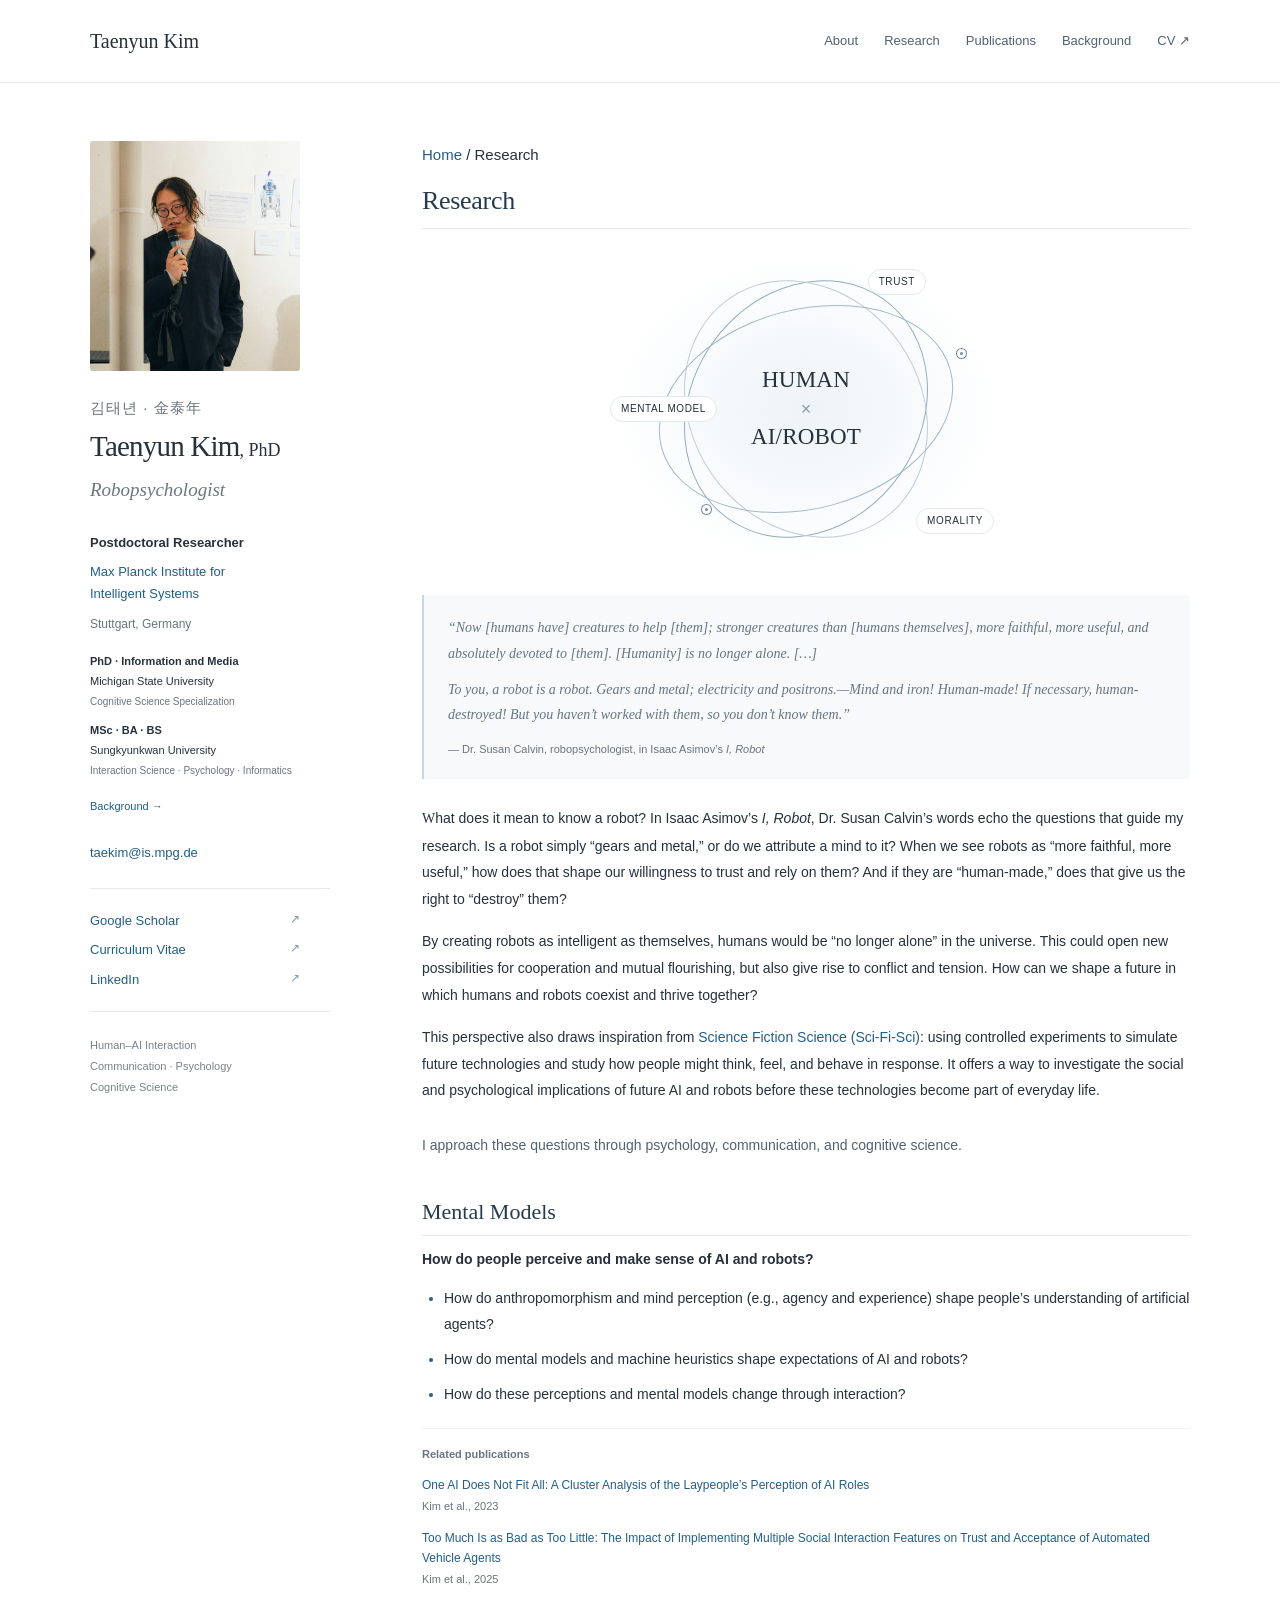
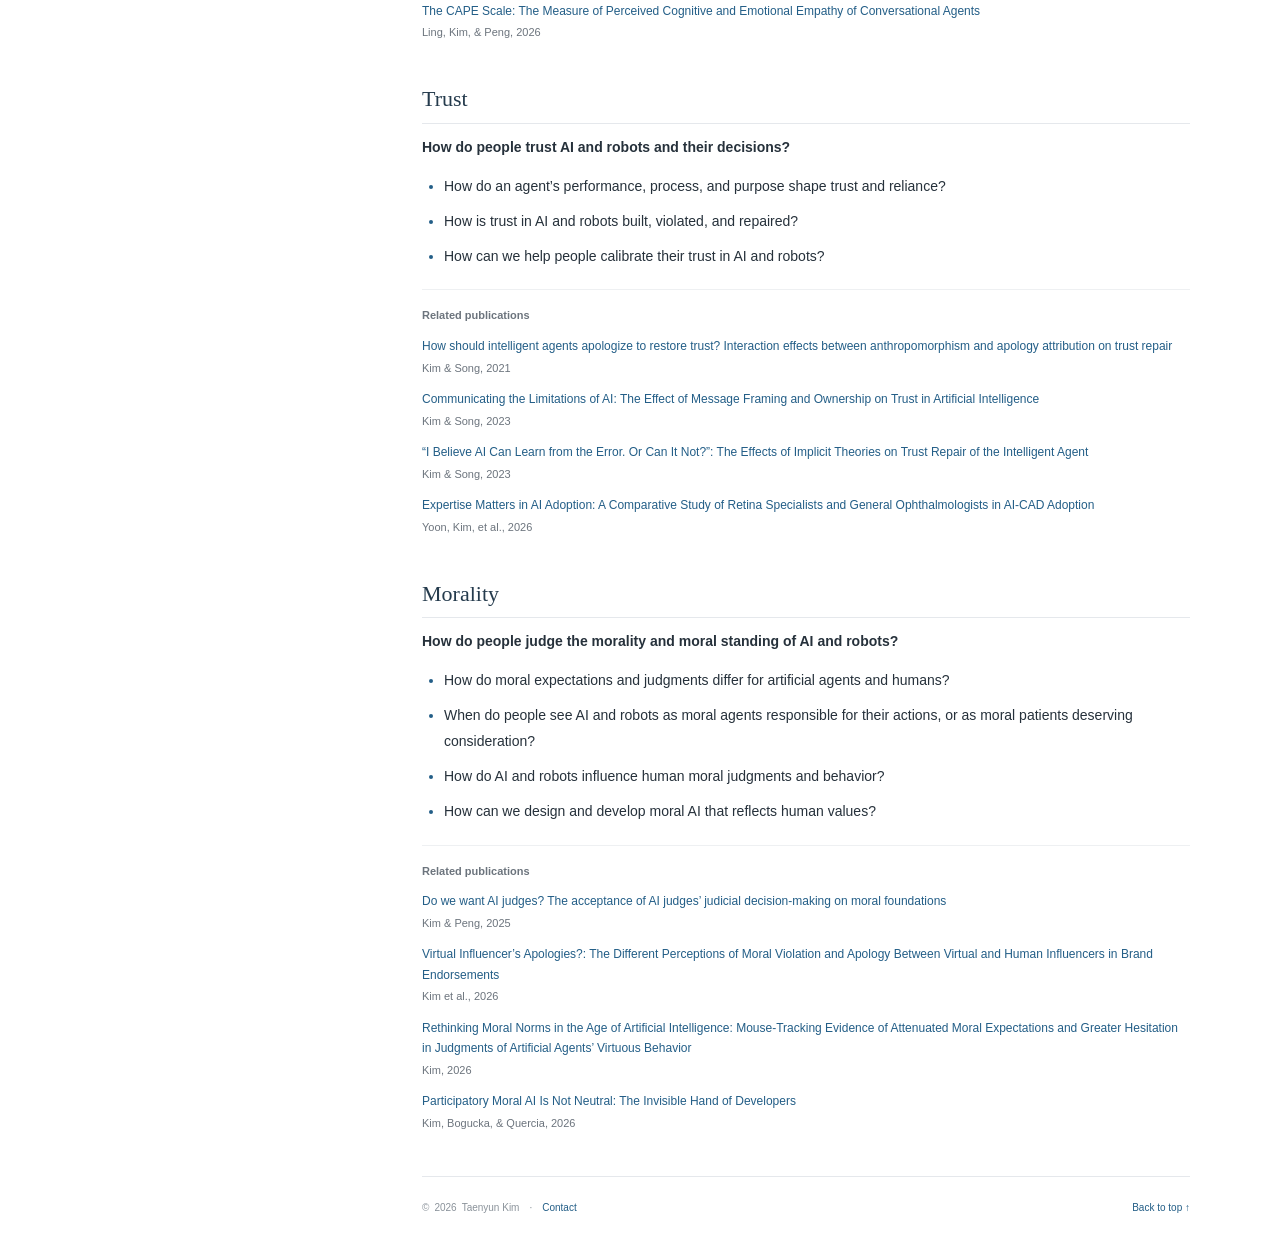
<file: research.html>
<!doctype html>
<html lang="en">
<head>
<meta charset="utf-8"><meta name="viewport" content="width=device-width,initial-scale=1">
<meta name="description" content="Taenyun Kim, PhD — Postdoctoral Researcher at the Max Planck Institute for Intelligent Systems. Research on human–AI interaction, trust, and morality.">
<meta name="theme-color" content="#ffffff"><title>Research | Taenyun Kim</title>
<link rel="stylesheet" href="publications.css">
<style>.profile-photo{position:relative;width:210px;max-width:100%;aspect-ratio:21/23;overflow:hidden;border-radius:3px;margin:0 0 23px;background:#eee}.profile-photo img{position:absolute;width:200%;height:auto;max-width:none;left:-22%;top:-62%}@media(max-width:600px){.profile-photo{width:180px;margin-bottom:20px}}</style>
<style>
#about{margin-bottom:44px}#about>p:first-of-type{font-size:16px;line-height:1.9;color:#344b5d}
.research-story{display:grid;grid-template-columns:minmax(0,1fr);gap:24px}
.intro-quote{margin:0;padding:18px 22px;background:#f7f9fb;border-left:2px solid #c5d7e3}
.intro-quote blockquote{margin:0;font:italic 14px/1.85 Georgia,'Times New Roman',serif;color:#667681}
.intro-quote blockquote p{margin:0 0 10px}
.intro-quote figcaption{font-size:10px;line-height:1.7;color:#6c747d}
.research-introduction p,.research-focus p{font-size:14px;line-height:1.95}
.research-introduction>p:first-child:first-letter{font-family:Georgia,'Times New Roman',serif}
.research-focus{margin-top:8px;color:#52616f}
@media(min-width:1400px){.page-layout{max-width:1200px;grid-template-columns:260px minmax(0,1fr);gap:72px}.header-inner{max-width:1200px}.research-story{grid-template-columns:minmax(0,1fr);gap:24px;align-items:start}.intro-quote{padding:16px 18px}}
@media(max-width:600px){.intro-quote{padding:16px}.intro-quote blockquote{font-size:13px}.research-story{gap:20px}#about>p:first-of-type{font-size:15px}}
</style>
<style>
.profile{position:static}
.profile-education{margin:26px 0 0;padding-top:20px;border-top:1px solid var(--line)}
.profile-education h2{font:600 12px/1.5 var(--sans);letter-spacing:.03em;border:0;padding:0;margin:0 0 16px;color:#52616f}
.profile-education .education-list>div{display:block;margin-bottom:18px}
.profile-education .dates{display:block;font-size:10px;margin-bottom:3px}
.profile-education .education-list h3{font-size:11px;line-height:1.6}
.profile-education .education-list p{font-size:11px;line-height:1.6;margin:3px 0}
.profile-education .education-list .detail{font-size:10px}
@media(max-width:600px){.profile-education .education-list{display:grid;grid-template-columns:repeat(auto-fit,minmax(180px,1fr));gap:0 20px}.profile-education{margin-top:22px}}
</style><style>.profile .profile-education{margin:18px 0 20px;padding-top:0;border-top:0}.profile .profile-education .education-list>div{margin-bottom:12px}</style><style>
.research-diagram{margin:12px 0 32px;text-align:center}
.mind-art{height:370px;width:100%;max-width:440px;margin:auto;position:relative;display:grid;place-items:center;background:radial-gradient(ellipse at center,#edf3f7 0,transparent 69%);overflow:hidden}
.mind-art .orbit{position:absolute;width:270px;height:320px;border:1px solid #91acbf;border-radius:50%;transform:rotate(35deg)}
.mind-art .orbit-two{transform:rotate(-35deg);border-color:#bdccd7}
.mind-art .orbit-three{width:350px;height:230px;transform:rotate(-15deg);border-color:#a4b9c9}
.art-core{display:flex;align-items:center;gap:17px;font:32px var(--serif)}
.art-core b{font:19px var(--sans);color:#8d9ca8}
.art-label{position:absolute;background:white;padding:3px 12px;font-size:11px;letter-spacing:1px;border:1px solid var(--line);border-radius:20px}
.label-one{top:35px;right:95px}.label-two{bottom:65px;right:25px}.label-three{left:25px;top:170px}
.mind-art .dot{width:9px;height:9px;background:#718da3;border:3px solid white;box-shadow:0 0 0 1px #718da3;position:absolute;border-radius:50%}
.dot-one{top:130px;right:51px}.dot-two{bottom:80px;left:113px}
.research-diagram figcaption{font-size:10px;letter-spacing:1.5px;color:var(--muted);margin-top:5px}
@media(max-width:400px){.mind-art{height:320px}.mind-art .orbit{width:220px;height:270px}.mind-art .orbit-three{width:280px;height:190px}.art-core{font-size:27px;gap:12px}.label-one{right:55px;top:25px}.label-two{right:5px;bottom:45px}.label-three{left:0;top:150px}}
</style><style>
.research-diagram .art-core{font-size:23px;gap:11px;white-space:nowrap;letter-spacing:.2px}
.research-diagram .art-core b{font-size:15px}
.research-diagram .art-label{font-size:10px;letter-spacing:.6px;padding:3px 10px}
@media(max-width:400px){.research-diagram .art-core{font-size:19px;gap:8px}.research-diagram .art-core b{font-size:13px}.research-diagram .art-label{font-size:9px}}
</style><style>.research-diagram .art-core{flex-direction:column;justify-content:center;gap:5px;text-align:center;line-height:1.25}.research-diagram .art-core b{display:block;line-height:1;font-size:18px}</style><style>.research-questions{margin:28px 0}.rq-topic{margin:0 0 26px}.rq-topic h3{font:normal 22px/1.4 var(--serif);color:#253b4d;border-bottom:1px solid var(--line);padding-bottom:8px;margin:0 0 12px}.rq-topic ul{padding-left:21px;margin:0}.rq-topic li{font-size:14px;line-height:1.85;margin:0 0 9px;color:var(--ink)}.rq-topic li::marker{color:var(--blue)}</style><style>.related-research{margin:18px 0 0;padding:14px 0 0;border-top:1px solid #eef0f2}.related-research h4{font-size:11px;font-weight:600;color:var(--muted);margin:0 0 10px}.rq-topic .related-research ul{list-style:none;padding:0}.rq-topic .related-research li{font-size:12px;line-height:1.7;margin:0 0 12px}.research-citation-authors{display:block;font-size:11px;color:var(--muted);margin-top:2px}</style><style>
@media(min-width:601px){.profile h1{font-size:29px;letter-spacing:-.8px;white-space:nowrap}.profile h1 span{font-size:18px;letter-spacing:0}}
@media(min-width:601px) and (max-width:800px){.profile h1{font-size:26px}.profile h1 span{font-size:16px}}
</style><style id="research-layout">
#research{max-width:100%}
.research-story{display:flex;flex-direction:column;gap:26px}
.research-story>*{width:100%;min-width:0}
.intro-quote{padding:20px 24px;border-radius:0 4px 4px 0}
.intro-quote blockquote{font-size:14px;line-height:1.85}
.intro-quote figcaption{font-size:11px;margin-top:12px}
.research-introduction p,.research-focus p{font-size:14px;line-height:1.9}
.research-introduction p:last-child{margin-bottom:0}
.research-focus{margin-top:28px}
.research-questions{margin-top:32px}
.rq-topic{margin-bottom:36px;padding-top:6px}
.rq-topic .rq-main{margin-bottom:14px;line-height:1.7;color:var(--ink)}
.rq-topic>ul{padding-left:22px}
.related-research{margin-top:20px;padding-top:16px}
.related-research a{overflow-wrap:anywhere}
.research-diagram{margin:8px 0 26px}
.mind-art{height:320px;max-width:400px;overflow:visible}
.mind-art .orbit{width:230px;height:270px}
.mind-art .orbit-three{width:300px;height:200px}
.mind-art .label-one{top:20px;right:20%}
.mind-art .label-two{bottom:35px;right:3%}
.mind-art .label-three{top:46%;left:1%}
.mind-art .dot-one{top:100px;right:10%}
.mind-art .dot-two{bottom:55px;left:24%}
@media(max-width:600px){
.intro-quote{padding:16px 18px}
.intro-quote blockquote{font-size:13px}
.research-story{gap:22px}
.rq-topic{margin-bottom:30px}
}
@media(max-width:400px){
.mind-art{height:290px}
.mind-art .orbit{width:205px;height:245px}
.mind-art .orbit-three{width:255px;height:175px}
.mind-art .label-three{left:0}
.mind-art .label-one{right:12%}
.mind-art .label-two{right:0}
}
</style></head>
<body>
<a class="skip" href="#main">Skip to content</a>
<header class="site-header"><div class="header-inner"><a class="site-name" href="index.html">Taenyun Kim</a><nav aria-label="Main navigation"><a href="https://taenyunkim.com/index.html">About</a><a href="research.html" aria-current="page">Research</a><a href="publications.html">Publications</a><a href="background.html">Background</a><a href="assets/CV_Taenyun_Kim.pdf" target="_blank" rel="noopener">CV ↗</a></nav></div></header>
<div class="page-layout">
<aside class="profile" aria-label="Researcher profile">
<div class="profile-photo"><img src="assets/taenyun-kim.jpg" alt="Taenyun Kim speaking at a research presentation" width="1280" height="1920" fetchpriority="high"></div>
<p class="name-korean" lang="ko">김태년 · 金泰年</p><h1>Taenyun Kim<span>, PhD</span></h1><p class="identity">Robopsychologist</p>
<div class="affiliation"><strong>Postdoctoral Researcher</strong><a href="https://is.mpg.de/" target="_blank" rel="noopener">Max Planck Institute for<br>Intelligent Systems</a><p>Stuttgart, Germany</p></div>
<div id="education" class="profile-education" aria-label="Academic background"><div class="education-list"><div><h3>PhD · Information and Media</h3><p>Michigan State University</p><p class="detail">Cognitive Science Specialization</p></div><div><h3>MSc · BA · BS</h3><p>Sungkyunkwan University</p><p class="detail">Interaction Science · Psychology · Informatics</p></div></div><a href="background.html" style="font-size:11px">Background →</a></div>
<a class="profile-email" href="mailto:taekim@is.mpg.de">taekim@is.mpg.de</a>
<ul class="profile-links"><li><a href="https://scholar.google.com/citations?user=Z7eBaGgAAAAJ" target="_blank" rel="noopener">Google Scholar <span>↗</span></a></li><li><a href="assets/CV_Taenyun_Kim.pdf" target="_blank" rel="noopener">Curriculum Vitae <span>↗</span></a></li><li><a href="https://www.linkedin.com/in/taenyunkim/" target="_blank" rel="noopener">LinkedIn <span>↗</span></a></li></ul>
<p class="profile-note">Human–AI Interaction<br>Communication · Psychology<br>Cognitive Science</p>
</aside>
<main id="main"><p class="page-breadcrumb"><a href="index.html">Home</a> / Research</p><section id="research"><h2>Research</h2><figure class="research-diagram" aria-label="Human and AI/Robot interaction connects mental models, trust, and morality"><div class="mind-art"><div class="orbit orbit-one"></div><div class="orbit orbit-two"></div><div class="orbit orbit-three"></div><div class="art-core"><span>HUMAN</span><b>×</b><span>AI/ROBOT</span></div><span class="art-label label-one">TRUST</span><span class="art-label label-two">MORALITY</span><span class="art-label label-three">MENTAL MODEL</span><span class="dot dot-one"></span><span class="dot dot-two"></span></div></figure><div class="research-story"><figure class="intro-quote"><blockquote><p>“Now [humans have] creatures to help [them]; stronger creatures than [humans themselves], more faithful, more useful, and absolutely devoted to [them]. [Humanity] is no longer alone. […]</p><p>To you, a robot is a robot. Gears and metal; electricity and positrons.—Mind and iron! Human-made! If necessary, human-destroyed! But you haven’t worked with them, so you don’t know them.”</p></blockquote><figcaption>— Dr. Susan Calvin, robopsychologist, in Isaac Asimov’s <cite>I, Robot</cite></figcaption></figure><div class="research-introduction"><p>What does it mean to know a robot? In Isaac Asimov’s <cite>I, Robot</cite>, Dr. Susan Calvin’s words echo the questions that guide my research. Is a robot simply “gears and metal,” or do we attribute a mind to it? When we see robots as “more faithful, more useful,” how does that shape our willingness to trust and rely on them? And if they are “human-made,” does that give us the right to “destroy” them?</p><p>By creating robots as intelligent as themselves, humans would be “no longer alone” in the universe. This could open new possibilities for cooperation and mutual flourishing, but also give rise to conflict and tension. How can we shape a future in which humans and robots coexist and thrive together?</p><p>This perspective also draws inspiration from <a href="https://doi.org/10.1038/s41586-025-09194-6" target="_blank" rel="noopener">Science Fiction Science (Sci-Fi-Sci)</a>: using controlled experiments to simulate future technologies and study how people might think, feel, and behave in response. It offers a way to investigate the social and psychological implications of future AI and robots before these technologies become part of everyday life.</p></div></div><div class="research-focus"><p>I approach these questions through psychology, communication, and cognitive science.</p><div class="research-questions"><section class="rq-topic"><h3>Mental Models</h3><p class="rq-main"><strong>How do people perceive and make sense of AI and robots?</strong></p><ul><li>How do anthropomorphism and mind perception (e.g., agency and experience) shape people’s understanding of artificial agents?</li><li>How do mental models and machine heuristics shape expectations of AI and robots?</li><li>How do these perceptions and mental models change through interaction?</li></ul><div class="related-research"><h4>Related publications</h4><ul><li><a href="https://doi.org/10.1145/3544548.3581340" target="_blank" rel="noopener">One AI Does Not Fit All: A Cluster Analysis of the Laypeople’s Perception of AI Roles</a><span class="research-citation-authors">Kim et al., 2023</span></li><li><a href="https://doi.org/10.1080/10447318.2025.2477744" target="_blank" rel="noopener">Too Much Is as Bad as Too Little: The Impact of Implementing Multiple Social Interaction Features on Trust and Acceptance of Automated Vehicle Agents</a><span class="research-citation-authors">Kim et al., 2025</span></li><li><a href="https://doi.org/10.1007/978-3-032-29583-5_21" target="_blank" rel="noopener">The CAPE Scale: The Measure of Perceived Cognitive and Emotional Empathy of Conversational Agents</a><span class="research-citation-authors">Ling, Kim, &amp; Peng, 2026</span></li></ul></div></section><section class="rq-topic"><h3>Trust</h3><p class="rq-main"><strong>How do people trust AI and robots and their decisions?</strong></p><ul><li>How do an agent’s performance, process, and purpose shape trust and reliance?</li><li>How is trust in AI and robots built, violated, and repaired?</li><li>How can we help people calibrate their trust in AI and robots?</li></ul><div class="related-research"><h4>Related publications</h4><ul><li><a href="https://doi.org/10.1016/j.tele.2021.101595" target="_blank" rel="noopener">How should intelligent agents apologize to restore trust? Interaction effects between anthropomorphism and apology attribution on trust repair</a><span class="research-citation-authors">Kim &amp; Song, 2021</span></li><li><a href="https://doi.org/10.1080/10447318.2022.2049134" target="_blank" rel="noopener">Communicating the Limitations of AI: The Effect of Message Framing and Ownership on Trust in Artificial Intelligence</a><span class="research-citation-authors">Kim &amp; Song, 2023</span></li><li><a href="https://doi.org/10.1007/s12369-022-00951-5" target="_blank" rel="noopener">“I Believe AI Can Learn from the Error. Or Can It Not?”: The Effects of Implicit Theories on Trust Repair of the Intelligent Agent</a><span class="research-citation-authors">Kim &amp; Song, 2023</span></li><li><a href="https://doi.org/10.1080/10447318.2025.2603628" target="_blank" rel="noopener">Expertise Matters in AI Adoption: A Comparative Study of Retina Specialists and General Ophthalmologists in AI-CAD Adoption</a><span class="research-citation-authors">Yoon, Kim, et al., 2026</span></li></ul></div></section><section class="rq-topic"><h3>Morality</h3><p class="rq-main"><strong>How do people judge the morality and moral standing of AI and robots?</strong></p><ul><li>How do moral expectations and judgments differ for artificial agents and humans?</li><li>When do people see AI and robots as moral agents responsible for their actions, or as moral patients deserving consideration?</li><li>How do AI and robots influence human moral judgments and behavior?</li><li>How can we design and develop moral AI that reflects human values?</li></ul><div class="related-research"><h4>Related publications</h4><ul><li><a href="https://doi.org/10.1007/s00146-024-02121-9" target="_blank" rel="noopener">Do we want AI judges? The acceptance of AI judges’ judicial decision-making on moral foundations</a><span class="research-citation-authors">Kim &amp; Peng, 2025</span></li><li><a href="https://doi.org/10.1080/15213269.2026.2679123" target="_blank" rel="noopener">Virtual Influencer’s Apologies?: The Different Perceptions of Moral Violation and Apology Between Virtual and Human Influencers in Brand Endorsements</a><span class="research-citation-authors">Kim et al., 2026</span></li><li><a href="https://scholar.google.com/scholar?q=Rethinking%20Moral%20Norms%20in%20the%20Age%20of%20Artificial%20Intelligence%3A%20Mouse-Tracking%20Evidence%20of%20Attenuated%20Moral%20Expectations%20and%20Greater%20Hesitation%20in%20Judgments%20of%20Artificial%20Agents%E2%80%99%20Virtuous%20Behavior" target="_blank" rel="noopener">Rethinking Moral Norms in the Age of Artificial Intelligence: Mouse-Tracking Evidence of Attenuated Moral Expectations and Greater Hesitation in Judgments of Artificial Agents’ Virtuous Behavior</a><span class="research-citation-authors">Kim, 2026</span></li><li><a href="https://doi.org/10.1609/aies.v9i3.43246" target="_blank" rel="noopener">Participatory Moral AI Is Not Neutral: The Invisible Hand of Developers</a><span class="research-citation-authors">Kim, Bogucka, &amp; Quercia, 2026</span></li></ul></div></section></div></div></section><footer>© <span id="year">2026</span> Taenyun Kim <span class="footer-dot">·</span> <a href="mailto:taekim@is.mpg.de">Contact</a><a class="back-top" href="#">Back to top ↑</a></footer>
</main></div><script>document.getElementById('year').textContent=new Date().getFullYear();</script>



</body></html>
</file>
<file: publications.css>
:root{--ink:#26313b;--muted:#6c747d;--blue:#235e87;--line:#e5e8ec;--serif:Georgia,'Times New Roman',serif;--sans:-apple-system,BlinkMacSystemFont,'Segoe UI',Arial,sans-serif}*{box-sizing:border-box}html{scroll-behavior:smooth;scroll-padding-top:95px}body{margin:0;color:var(--ink);background:#fff;font:15px/1.8 var(--sans);-webkit-font-smoothing:antialiased}a{color:var(--blue);text-decoration:none}a:hover{text-decoration:underline;text-underline-offset:3px}a:focus-visible{outline:2px solid var(--blue);outline-offset:4px}strong{font-weight:600}.site-header{border-bottom:1px solid var(--line);background:#fff}.header-inner{max-width:1100px;margin:auto;display:flex;justify-content:space-between;align-items:center;padding:23px 0}.site-name{font-family:var(--serif);font-size:20px;color:var(--ink)}nav{display:flex;gap:26px;font-size:13px}nav a{color:#52616f}.page-layout{max-width:1100px;margin:58px auto 0;display:grid;grid-template-columns:260px minmax(0,1fr);gap:72px}.profile{align-self:start;position:sticky;top:40px;padding-right:20px}.name-korean{font-size:15px;color:var(--muted);letter-spacing:1px;margin:0 0 8px}h1{font:normal 35px/1.2 var(--serif);letter-spacing:-.8px;margin:0 0 9px}h1 span{font-size:24px}.identity{font-family:var(--serif);font-style:italic;color:#6b7680;font-size:19px;margin:0 0 25px}.affiliation{font-size:13px;line-height:1.7}.affiliation strong{display:block;margin-bottom:7px}.affiliation a{display:block}.affiliation p{margin:9px 0 17px;color:var(--muted);font-size:12px}.profile-email{font-size:13px}.profile-links{list-style:none;margin:23px 0;padding:14px 0;border-top:1px solid var(--line);border-bottom:1px solid var(--line);font-size:13px}.profile-links li{margin:6px 0}.profile-links a{display:flex;justify-content:space-between;max-width:210px}.profile-links span{color:#8796a3;font-size:12px}.profile-note{font-size:11px;color:#7a828a;line-height:1.9;margin-top:22px}main{min-width:0}section{margin:0 0 44px}h2{font:normal 26px/1.3 var(--serif);color:#253b4d;letter-spacing:-.3px;margin:0 0 20px;padding-bottom:10px;border-bottom:1px solid var(--line)}p{margin:0 0 16px}#about p{font-size:14px;line-height:1.95}.collaboration{padding-left:15px;border-left:2px solid #c5d7e3;color:#52606a;margin-top:23px}.research-list{margin:0}.research-list>div{margin:0 0 16px;padding-left:15px;position:relative}.research-list>div:before{content:'·';position:absolute;left:0;top:-1px;color:var(--blue);font-weight:bold}dt{font-size:14px;font-weight:600}dd{font-size:13px;color:var(--muted);margin:2px 0 0}.section-heading{display:flex;justify-content:space-between;align-items:baseline;border-bottom:1px solid var(--line);gap:15px}.section-heading h2{border:0;margin:0;padding-bottom:10px}.section-heading>a{font-size:11px;white-space:nowrap}.section-note{font-size:12px;color:var(--muted);margin-top:12px;margin-bottom:20px}.publication-list{list-style:none;padding:0;margin:0}.publication-list li{display:grid;grid-template-columns:43px minmax(0,1fr);gap:16px;padding:0 0 23px;margin-bottom:23px;border-bottom:1px solid #eef0f2}.publication-list li:last-child{margin-bottom:0;border:0;padding-bottom:0}.pub-year{font-size:12px;color:#7c8791;padding-top:3px;font-variant-numeric:tabular-nums}h3{font-size:14px;font-weight:600;line-height:1.65;margin:0 0 6px}.publication-list h3 a{color:#235776}.publication-list p{font-size:12px;line-height:1.8;margin:3px 0;color:#58616b}.publication-list p strong{color:#39434d}.publication-list .venue{font-style:italic;color:#6d7680}.paper-link{font-size:10px;border-bottom:1px solid #b8cedc;display:inline-block;margin-top:5px;line-height:1.6}.education-list>div{display:grid;grid-template-columns:92px minmax(0,1fr);gap:16px;margin-bottom:22px}.dates{font-size:12px;color:#7c8791;padding-top:2px;font-variant-numeric:tabular-nums}.education-list h3{margin:0;font-size:13px}.education-list p{font-size:12px;margin:2px 0}.education-list .detail{color:var(--muted);font-size:11px}footer{border-top:1px solid var(--line);padding:22px 0 35px;font-size:10px;color:#8a929a;display:flex;align-items:center;gap:5px}.footer-dot{margin:0 5px}.back-top{margin-left:auto}.skip{position:absolute;top:-100px;left:10px;padding:8px;background:white}.skip:focus{top:4px;z-index:5}@media(max-width:1190px){.header-inner,.page-layout{margin-left:40px;margin-right:40px}.page-layout{gap:48px;grid-template-columns:235px minmax(0,1fr)}}@media(max-width:800px){.header-inner,.page-layout{margin-left:25px;margin-right:25px}.page-layout{grid-template-columns:200px minmax(0,1fr);gap:30px}.profile{padding-right:0}h1{font-size:29px}h1 span{font-size:20px}nav{gap:18px;font-size:12px}.section-heading{display:block}.section-heading>a{display:inline-block;padding-bottom:10px}.section-heading h2{padding-bottom:6px}}@media(max-width:600px){html{scroll-padding-top:20px}.header-inner{padding:17px 0;align-items:flex-start;gap:20px}.site-name{display:none}nav{gap:20px;flex-wrap:wrap;row-gap:8px;font-size:12px}.page-layout{display:block;margin-top:35px}.profile{position:static;border-bottom:1px solid var(--line);padding-bottom:25px;margin-bottom:30px}h1{font-size:35px}.identity{margin-bottom:18px}.affiliation{font-size:13px}.affiliation a br{display:none}.affiliation p{margin-bottom:9px}.profile-links{display:flex;gap:20px;border:0;margin:12px 0 0;padding:0;font-size:12px}.profile-links a{gap:5px}.profile-note{display:none}h2{font-size:24px}#about p{font-size:14px}section{margin-bottom:35px}.section-heading{display:flex;align-items:baseline}.section-heading h2{font-size:23px}.section-heading>a{font-size:10px;padding-bottom:0}.publication-list li{gap:10px;grid-template-columns:35px minmax(0,1fr)}.publication-list h3{font-size:13px}.education-list>div{grid-template-columns:78px minmax(0,1fr);gap:12px}.dates{font-size:11px}}@media(prefers-reduced-motion:reduce){html{scroll-behavior:auto}}

.publication-filters[hidden],.publication-list>li[hidden],#publication-empty[hidden]{display:none}.publication-filters{display:flex;align-items:end;gap:14px;background:#f7f9fb;border:1px solid var(--line);border-radius:4px;padding:15px;margin:20px 0 10px}.publication-filters>div{display:flex;flex-direction:column;gap:5px}.publication-filters>div:nth-child(2){flex:1;min-width:0}.publication-filters label{font-size:11px;font-weight:600;color:#52616f}.publication-filters select{font:12px var(--sans);background:white;color:var(--ink);border:1px solid #ccd5dd;border-radius:3px;padding:9px 28px 9px 10px;min-height:36px;max-width:100%}.publication-filters button{font:11px var(--sans);background:white;color:var(--blue);border:1px solid #ccd5dd;border-radius:3px;padding:9px 10px;min-height:36px;cursor:pointer}.publication-filters button:disabled{opacity:.45;cursor:default}.publication-filters :focus-visible{outline:2px solid var(--blue);outline-offset:3px}.publication-count{font-size:11px;color:var(--muted);margin:12px 0 24px}.pub-meta{display:flex;align-items:center;gap:12px;margin-top:8px}.pub-meta .paper-link{margin:0}.pub-type{font-size:10px;color:#657583}.pub-topics{display:flex;flex-wrap:wrap;gap:5px;margin-top:9px}.pub-topics span{font-size:9px;line-height:1.7;color:#617483;background:#f1f5f8;border-radius:3px;padding:2px 6px}.publication-note{font-size:10px;color:#7a828a;margin-top:25px;border-top:1px solid var(--line);padding-top:15px}#publication-empty{font-size:13px;color:var(--muted);padding:25px 0}@media(max-width:650px){.publication-filters{flex-wrap:wrap;gap:10px}.publication-filters>div:first-child{flex:0 0 90px}.publication-filters>div:nth-child(2){flex:1 1 180px}.publication-filters button{margin-left:auto}}

/* Topic bubbles and expandable publication years */
.publication-filters{display:block;background:transparent;border:0;padding:0;margin:22px 0 12px}
.topic-picker{border:0;padding:0;margin:0;min-width:0}
.topic-picker legend{font-size:12px;font-weight:600;color:var(--ink);padding:0}
.topic-hint{font-size:11px;color:var(--muted);margin:4px 0 12px}
.topic-bubbles{display:flex;flex-wrap:wrap;gap:8px}
.publication-filters .topic-bubble{border-radius:999px;padding:8px 13px;min-height:38px;background:#f5f8fa;color:#405d72;border:1px solid #dbe4eb;font-size:12px;margin:0;line-height:1.4}
.publication-filters .topic-bubble:hover{background:#e8f0f6;border-color:#9bb8cd}
.publication-filters .topic-bubble[aria-pressed="true"]{background:var(--blue);border-color:var(--blue);color:#fff}
.publication-year-group{border-top:1px solid var(--line);margin:0}
.publication-year-group[hidden]{display:none}
.publication-year-group summary{cursor:pointer;display:flex;align-items:center;gap:12px;padding:17px 0;list-style:none}
.publication-year-group summary::-webkit-details-marker{display:none}
.publication-year-group summary:before{content:'›';font-size:25px;color:var(--blue);line-height:1;transition:transform .15s}
.publication-year-group[open] summary:before{transform:rotate(90deg)}
.publication-year-group summary h3{font:normal 23px var(--serif);margin:0;color:#253b4d}
.year-count{font-size:11px;color:var(--muted);margin-left:auto}
.publication-year-group summary:focus-visible{outline:2px solid var(--blue);outline-offset:3px}
.publication-year-group .publication-list{padding:5px 0 26px}
.publication-year-group .publication-list>li{display:block;padding-left:0}
.publication-year-group .pub-year{display:none}
@media(prefers-reduced-motion:reduce){.publication-year-group summary:before{transition:none}}
</file>
